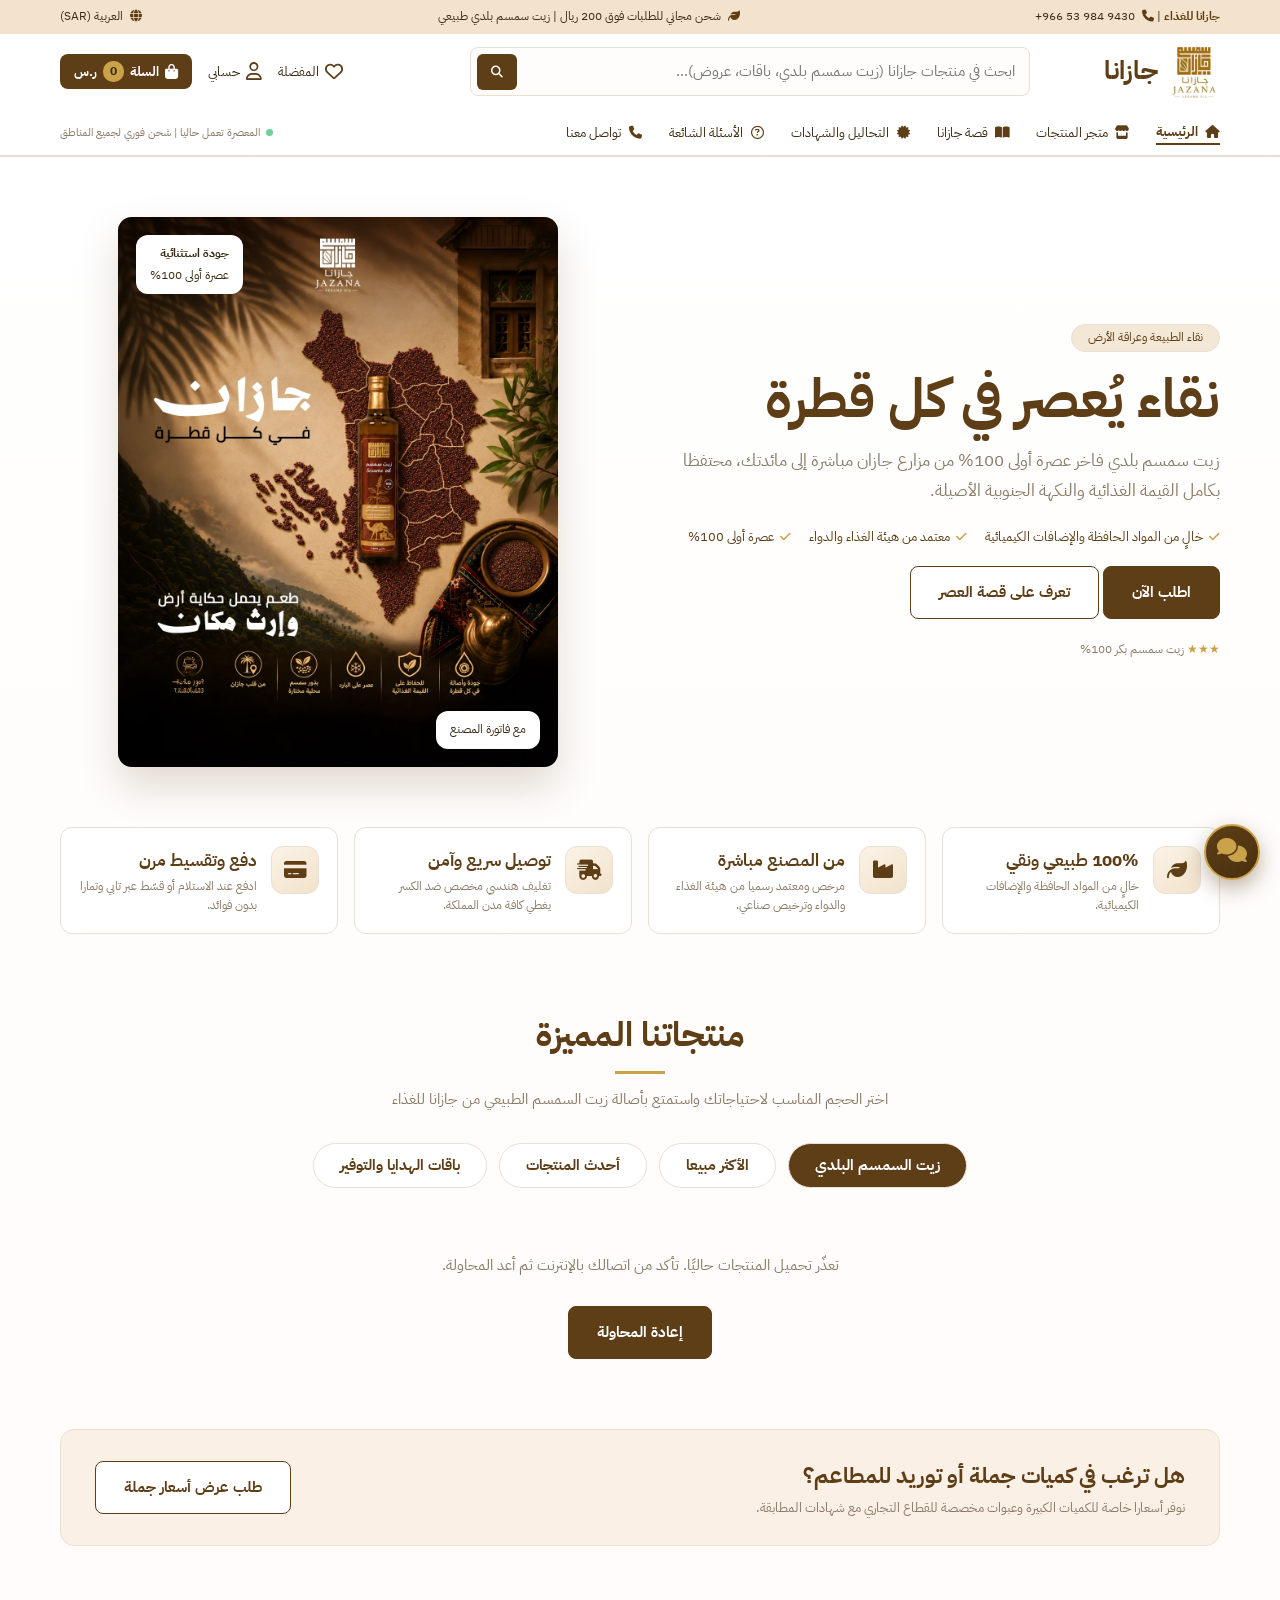
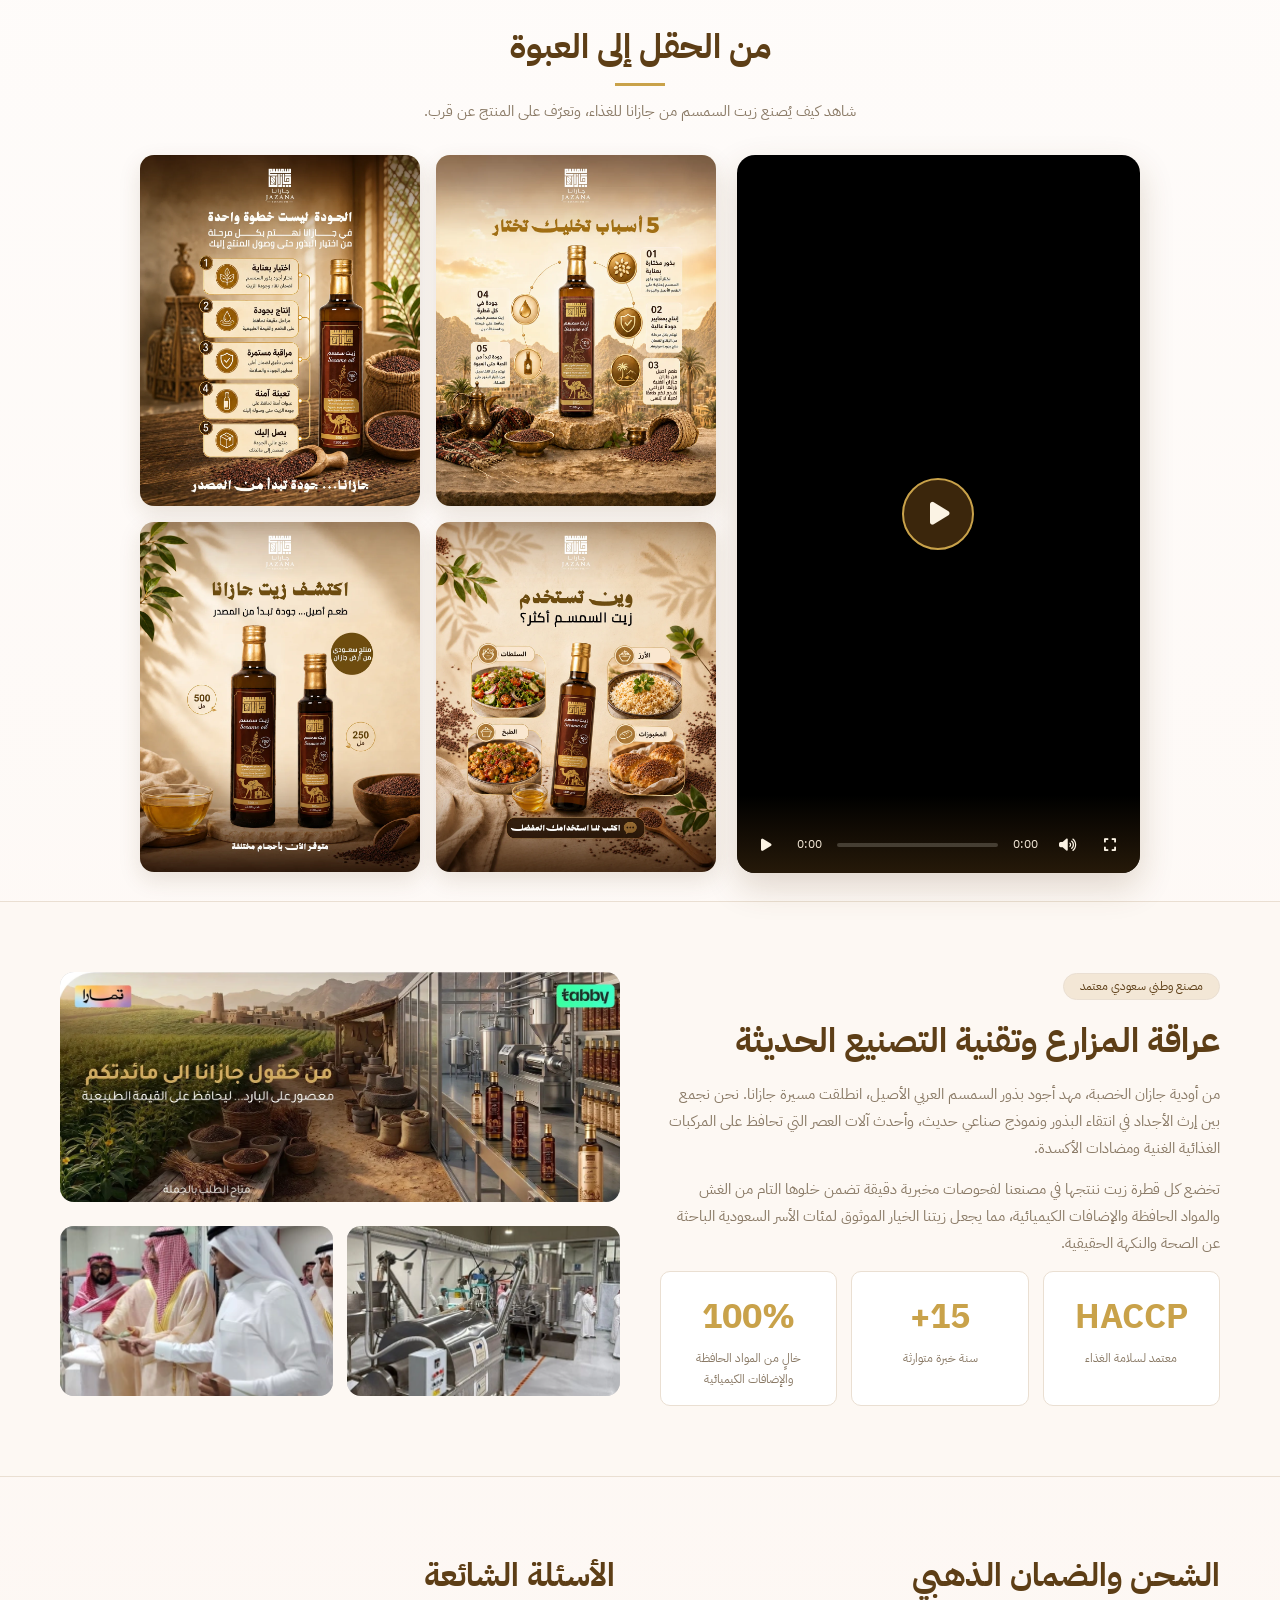
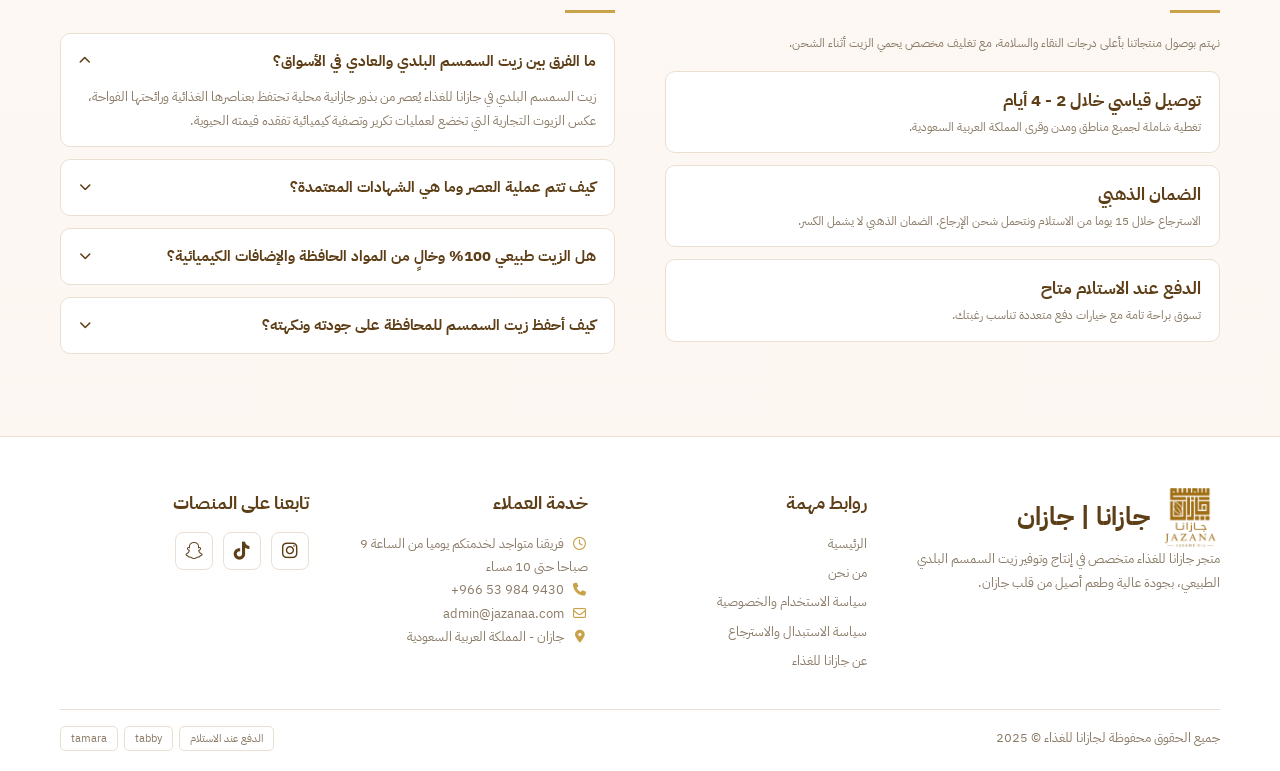
<file: index.html>
<!doctype html>
<html lang="ar" dir="rtl">

<head>
  <meta charset="utf-8" />
  <meta name="viewport" content="width=device-width,initial-scale=1" />
  <meta name="description"
    content="جازانا للغذاء - زيت سمسم بكر عصرة أولى 100% من مزارع جازان. شحن سريع لجميع مناطق المملكة، دفع عند الاستلام وبالتقسيط." />
  <title data-en="Jazana Food - Best Natural Virgin Sesame Oil, First Press">جازانا للغذاء - أفضل زيت سمسم بكر عصرة أولى
  </title>
  <link rel="icon" type="image/png" href="imges/logo.png" />
  <link rel="apple-touch-icon" href="imges/logo.png" />
  <link rel="canonical" href="https://ahmedshawky10001-svg.github.io/Jazana/" />
  <meta name="robots" content="index, follow" />
  <meta name="theme-color" content="#5d3e16" />
  <meta name="author" content="جازانا للغذاء" />
  <meta property="og:title" content="جازانا للغذاء - أفضل زيت سمسم بكر عصرة أولى" />
  <meta property="og:description" content="جازانا للغذاء - زيت سمسم بكر عصرة أولى 100% من مزارع جازان. شحن سريع لجميع مناطق المملكة، دفع عند الاستلام وبالتقسيط." />
  <meta property="og:image" content="https://ahmedshawky10001-svg.github.io/Jazana/imges/jazana_cover_layers.webp" />
  <meta property="og:url" content="https://ahmedshawky10001-svg.github.io/Jazana/" />
  <meta property="og:type" content="website" />
  <meta property="og:site_name" content="جازانا للغذاء" />
  <meta property="og:locale" content="ar_SA" />
  <meta name="twitter:card" content="summary_large_image" />
  <meta name="twitter:title" content="جازانا للغذاء - أفضل زيت سمسم بكر عصرة أولى" />
  <meta name="twitter:description" content="جازانا للغذاء - زيت سمسم بكر عصرة أولى 100% من مزارع جازان. شحن سريع لجميع مناطق المملكة، دفع عند الاستلام وبالتقسيط." />
  <meta name="twitter:image" content="https://ahmedshawky10001-svg.github.io/Jazana/imges/jazana_cover_layers.webp" />
  <link rel="preconnect" href="https://fonts.googleapis.com" />
  <link rel="preconnect" href="https://fonts.gstatic.com" crossorigin />
  <link href="https://fonts.googleapis.com/css2?family=IBM+Plex+Sans+Arabic:wght@400;500;600;700&display=swap"
    rel="stylesheet" />
  <link rel="stylesheet" href="https://cdnjs.cloudflare.com/ajax/libs/font-awesome/6.5.1/css/all.min.css" />
  <link rel="stylesheet" href="style/style.css" />
</head>

<body>
  <!-- الصور في فولدر imges/ : Home page image, logo, The Product, an offer, Fields, The Factory, the boss -->
  <main id="home">
    <section class="hero">
      <div class="c">
        <div>
          <span class="pill" data-en="Taste of nature and land">نقاء الطبيعة وعراقة الأرض</span>
          <h1 data-en="Purity pressed in every drop">
            نقاء يُعصر في كل قطرة
          </h1>
          <p
            data-en="Premium local Jazan sesame oil, 100% first press, from our farms straight to your table, keeping all the nutritional value and authentic taste of Jazan's seeds.">
            زيت سمسم بلدي فاخر عصرة أولى 100% من مزارع جازان مباشرة إلى مائدتك، محتفظا بكامل القيمة الغذائية والنكهة
            الجنوبية الأصيلة.
          </p>
          <div class="ck">
            <span data-en="Free from preservatives and chemical additives">خالٍ من المواد الحافظة والإضافات
              الكيميائية</span><span data-en="Certified by the Food & Drug Authority">معتمد من هيئة الغذاء
              والدواء</span><span data-en="100% first press">عصرة أولى 100%</span>
          </div>
          <a class="btn b1" href="#shop" data-en="Order now">اطلب الآن</a>
          <a class="btn b2" href="pages/about.html" data-en="Discover the pressing story">تعرف على قصة العصر</a>
          <p style="font-size: 12px; margin-top: 20px">
            <span style="color: #c9a24a">★★★</span>
            <span data-en="100% virgin sesame oil">زيت سمسم بكر 100%</span>
          </p>
        </div>
        <div class="ph">
          <img src="imges/Artboard 10.webp" alt="زيت سمسم جازانا بكر عصرة أولى" fetchpriority="high" />
          <div class="fl a">
            <b data-en="Premium quality">جودة استثنائية</b><br /><span data-en="100% first press">عصرة أولى 100%</span>
          </div>
          <div class="fl b" data-en="Factory invoice included">
            مع فاتورة المصنع
          </div>
        </div>
      </div>
    </section>

    <div class="c">
      <div class="fs">
        <div>
          <i class="fa-solid fa-leaf"></i><span>
            <h3 data-en="100% natural and pure">100% طبيعي ونقي</h3>
            <p data-en="Free from preservatives and chemical additives."> خالٍ من المواد الحافظة والإضافات الكيميائية.
            </p>
          </span>
        </div>
        <div>
          <i class="fa-solid fa-industry"></i><span>
            <h3 data-en="Direct from the factory">من المصنع مباشرة</h3>
            <p data-en="Licensed and approved by the food authority.">
              مرخص ومعتمد رسميا من هيئة الغذاء والدواء وترخيص صناعي.
            </p>
          </span>
        </div>
        <div>
          <i class="fa-solid fa-truck-fast"></i><span>
            <h3 data-en="Fast, safe delivery">توصيل سريع وآمن</h3>
            <p data-en="Engineered packaging against breakage, covering all cities.">
              تغليف هندسي مخصص ضد الكسر يغطي كافة مدن المملكة.
            </p>
          </span>
        </div>
        <div>
          <i class="fa-solid fa-credit-card"></i><span>
            <h3 data-en="Flexible payment">دفع وتقسيط مرن</h3>
            <p data-en="Cash on delivery, or split with tabby and tamara.">
              ادفع عند الاستلام أو قسّط عبر تابي وتمارا بدون فوائد.
            </p>
          </span>
        </div>
      </div>

      <section id="shop">
        <div class="st">
          <h2 data-en="Our Featured Products">منتجاتنا المميزة</h2>
          <p data-en="Choose the right size and enjoy the authentic taste of natural sesame oil from Jazana Food.">
            اختر الحجم المناسب لاحتياجاتك واستمتع بأصالة زيت السمسم الطبيعي
            من جازانا للغذاء
          </p>
        </div>
        <div class="tabs" id="tabs"></div>
        <div class="pg" id="pg"></div>
        <div class="wb">
          <div>
            <h3 data-en="Want wholesale quantities or restaurant supply?">
              هل ترغب في كميات جملة أو توريد للمطاعم؟
            </h3>
            <p data-en="Special prices for large quantities and commercial packaging with matching certificates.">
              نوفر أسعارا خاصة للكميات الكبيرة وعبوات مخصصة للقطاع التجاري مع
              شهادات المطابقة.
            </p>
          </div>
          <a class="btn b2" href="https://wa.me/966539849430" target="_blank" rel="noopener"
            data-en="Request wholesale prices">طلب عرض أسعار جملة</a>
        </div>
      </section>

      <section id="media" class="mg-wrap">
        <div class="st">
          <h2 data-en="From the field to the bottle">من الحقل إلى العبوة</h2>
          <p data-en="Watch how Jazana sesame oil is made, and take a closer look at our product.">شاهد كيف يُصنع زيت
            السمسم من جازانا للغذاء، وتعرّف على المنتج عن قرب.</p>
        </div>
        <!-- الفيديو (1080×1920) على جنب، والصور (1080×1350) مربعين في كل صف.
               لإضافة صورة انسخ سطر <div class="mp"> وغيّر اسم الملف، ولحذف صورة احذف سطرها. -->
        <div class="mw">
          <div class="mv"><video src="Videos/Comp-2_1.mp4" controls playsinline preload="metadata"></video></div>
          <div class="mg">
            <div class="mp"><img src="imges/Artboard 2.webp" alt="صورة المنتج" loading="lazy"></div>
            <div class="mp"><img src="imges/Artboard 9.webp" alt="صورة المنتج" loading="lazy"></div>
            <div class="mp"><img src="imges/Artboard 15.webp" alt="صورة المنتج" loading="lazy"></div>
            <div class="mp"><img src="imges/Artboard 16.webp" alt="صورة المنتج" loading="lazy"></div>
          </div>
        </div>
      </section>
    </div>

    <section class="ab" id="story">
      <div class="c">
        <div>
          <span class="pill" data-en="Certified Saudi factory">مصنع وطني سعودي معتمد</span>
          <h2 data-en="Farm heritage and modern manufacturing">
            عراقة المزارع وتقنية التصنيع الحديثة
          </h2>
          <p
            data-en="From the farms of Jazan, home of Arabian sesame, we carry the heritage of seed selection and pressing into a modern industrial model. Our pressing machines preserve the nutrients and aroma, giving you pure oil.">
            من أودية جازان الخصبة، مهد أجود بذور السمسم العربي الأصيل، انطلقت
            مسيرة جازانا. نحن نجمع بين إرث الأجداد في انتقاء البذور ونموذج
            صناعي حديث، وأحدث آلات العصر التي تحافظ على المركبات الغذائية الغنية ومضادات الأكسدة.
          </p>
          <p
            data-en="Every drop of oil we produce is lab-tested to guarantee safety. No water, vegetable oils or artificial flavors are ever added.">
            تخضع كل قطرة زيت ننتجها في مصنعنا لفحوصات مخبرية دقيقة تضمن خلوها التام من الغش والمواد الحافظة والإضافات
            الكيميائية، مما يجعل زيتنا الخيار الموثوق لمئات الأسر
            السعودية الباحثة عن الصحة والنكهة الحقيقية.
          </p>
          <div class="sts" id="certs">
            <div>
              <b>HACCP</b><span data-en="Food safety certified">معتمد لسلامة الغذاء</span>
            </div>
            <div>
              <b>15+</b><span data-en="Years of inherited experience">سنة خبرة متوارثة</span>
            </div>
            <div>
              <b>100%</b><span data-en="Free from preservatives and chemical additives">خالٍ من المواد الحافظة والإضافات
                الكيميائية</span>
            </div>
          </div>
        </div>
        <div class="gl">
          <div class="ph">
            <img src="imges/Fields.webp" alt="من حقول جازان إلى مائدتكم" loading="lazy" />
          </div>
          <div class="ph">
            <img src="imges/The Factory.webp" alt="فحص الجودة المعملي" loading="lazy" />
          </div>
          <div class="ph">
            <img src="imges/the boss.webp" alt="زيارة رسمية للمصنع" loading="lazy" />
          </div>
        </div>
      </div>
    </section>


    <section class="c fq" id="faq">
      <div class="sh">
        <h2 data-en="Golden shipping and guarantee">الشحن والضمان الذهبي</h2>
        <p style="color: #8a7a66; margin-bottom: 16px"
          data-en="We ship products in secure packaging that protects the oil during shipping.">
          نهتم بوصول منتجاتنا بأعلى درجات النقاء والسلامة، مع تغليف مخصص يحمي الزيت أثناء الشحن.
        </p>
        <div>
          <h3 data-en="Standard delivery in 2–4 days">
            توصيل قياسي خلال 2 - 4 أيام
          </h3>
          <p data-en="Covers all regions, cities and villages of the Kingdom.">
            تغطية شاملة لجميع مناطق ومدن وقرى المملكة العربية السعودية.
          </p>
        </div>
        <div>
          <h3 data-en="The Golden Guarantee">الضمان الذهبي</h3>
          <p
            data-en="Return within 15 days of receipt and we cover return shipping. The Golden Guarantee does not cover breakage.">
            الاسترجاع خلال 15 يوما من الاستلام ونتحمل شحن الإرجاع. الضمان الذهبي لا يشمل الكسر. </p>
        </div>
        <div>
          <h3 data-en="Cash on delivery available">
            الدفع عند الاستلام متاح
          </h3>
          <p data-en="Shop comfortably with multiple payment options.">
            تسوق براحة تامة مع خيارات دفع متعددة تناسب رغبتك.
          </p>
        </div>
      </div>
      <div>
        <h2 data-en="Frequently asked questions">الأسئلة الشائعة</h2>
        <details open>
          <summary data-en="What's the difference between local and regular sesame oil?">
            ما الفرق بين زيت السمسم البلدي والعادي في الأسواق؟
          </summary>
          <p
            data-en="Local sesame oil from Jazana Food is pressed from Jazan-grown seeds, so it keeps its nutrients and aroma. Commercial oils often go through refining that strips their value.">
            زيت السمسم البلدي في جازانا للغذاء يُعصر من بذور جازانية محلية تحتفظ بعناصرها الغذائية ورائحتها الفواحة، عكس
            الزيوت التجارية التي تخضع لعمليات
            تكرير وتصفية كيميائية تفقده قيمته الحيوية.
          </p>
        </details>
        <details>
          <summary data-en="How is pressing done and which certificates do you hold?">
            كيف تتم عملية العصر وما هي الشهادات المعتمدة؟
          </summary>
          <p
            data-en="Seeds are washed, roasted lightly and pressed in our licensed factory under SFDA supervision, with HACCP food-safety certification and lab tests on every batch.">
            تُغسل البذور وتُحمّص تحميصا خفيفا ثم تُعصر في مصنعنا
            المرخص تحت إشراف هيئة الغذاء والدواء، مع شهادة HACCP لسلامة الغذاء
            وفحوصات مخبرية لكل دفعة.
          </p>
        </details>
        <details>
          <summary data-en="Is the oil 100% natural and free from preservatives and chemical additives?"> هل الزيت طبيعي
            100% وخالٍ من المواد الحافظة والإضافات الكيميائية؟ </summary>
          <p
            data-en="Yes. No preservatives, chemical additives, water, vegetable oils, enhancers or artificial flavors are added.">
            نعم، لا نضيف أي مواد حافظة أو إضافات كيميائية أو ماء أو زيوت نباتية أو محسنات أو نكهات صناعية على الإطلاق.
          </p>
        </details>
        <details>
          <summary data-en="How do I store sesame oil to keep its quality and flavor?">
            كيف أحفظ زيت السمسم للمحافظة على جودته ونكهته؟
          </summary>
          <p
            data-en="Keep it in its sealed bottle in a cool, dark place away from direct sunlight, and close the cap tightly after each use.">
            احفظه في عبوته المغلقة في مكان بارد ومظلم بعيدا عن أشعة الشمس
            المباشرة، وأغلق الغطاء جيدا بعد كل استخدام.
          </p>
        </details>
      </div>
    </section>
  </main>
  <script src="Script/header.js"></script>
  <script src="Script/footer.js"></script>
  <script src="Script/app.js"></script>
</body>

</html>
</file>
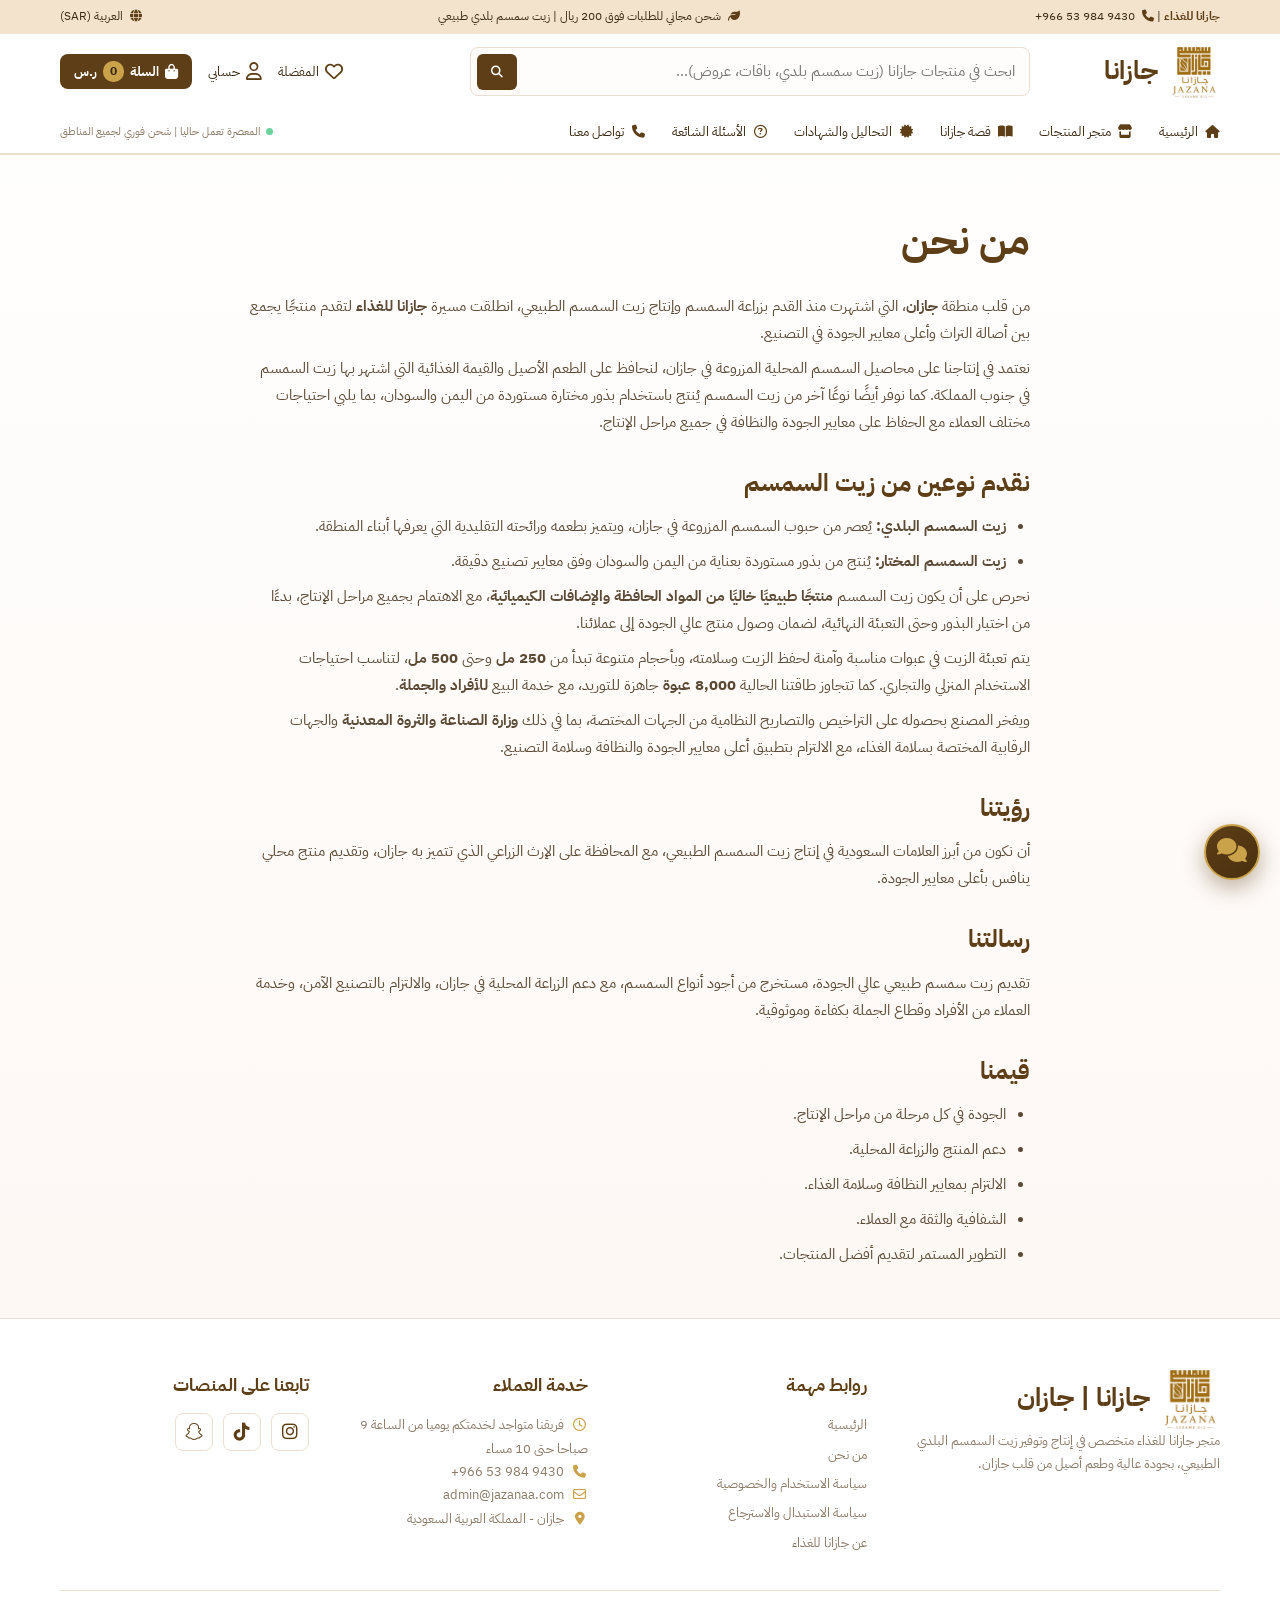
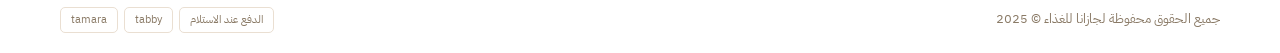
<file: pages/about.html>
<!doctype html>
<html lang="ar" dir="rtl">
  <head>
    <meta charset="utf-8" />
    <meta name="viewport" content="width=device-width,initial-scale=1" />
    <title data-en="About Us - Jazana Food">من نحن - جازانا للغذاء</title>
    <link rel="preconnect" href="https://fonts.googleapis.com" />
    <link rel="preconnect" href="https://fonts.gstatic.com" crossorigin />
    <link
      href="https://fonts.googleapis.com/css2?family=IBM+Plex+Sans+Arabic:wght@400;500;600;700&display=swap"
      rel="stylesheet"
    />
    <link
      rel="stylesheet"
      href="https://cdnjs.cloudflare.com/ajax/libs/font-awesome/6.5.1/css/all.min.css"
    />
    <link rel="stylesheet" href="../style/style.css" />
  </head>
  <body>
    <main class="page">
      <h1 data-en="About Us">من نحن</h1>
      <p
        data-en="From the heart of &lt;b&gt;Jazan&lt;/b&gt;, long famed for growing sesame and producing natural sesame oil, &lt;b&gt;Jazana Food&lt;/b&gt; began its journey to offer a product that combines authentic heritage with the highest manufacturing quality standards."
      >
        من قلب منطقة <b>جازان</b>، التي اشتهرت منذ القدم بزراعة السمسم وإنتاج
        زيت السمسم الطبيعي، انطلقت مسيرة <b>جازانا للغذاء</b> لتقدم منتجًا يجمع
        بين أصالة التراث وأعلى معايير الجودة في التصنيع.
      </p>
      <p
        data-en="We rely on locally grown Jazan sesame crops to preserve the authentic taste and nutritional value for which sesame oil is known in the south of the Kingdom. We also offer another type of sesame oil made from selected seeds imported from Yemen and Sudan, meeting the needs of different customers while maintaining quality and hygiene standards at every stage of production."
      >
        نعتمد في إنتاجنا على محاصيل السمسم المحلية المزروعة في جازان، لنحافظ على
        الطعم الأصيل والقيمة الغذائية التي اشتهر بها زيت السمسم في جنوب المملكة.
        كما نوفر أيضًا نوعًا آخر من زيت السمسم يُنتج باستخدام بذور مختارة
        مستوردة من اليمن والسودان، بما يلبي احتياجات مختلف العملاء مع الحفاظ على
        معايير الجودة والنظافة في جميع مراحل الإنتاج.
      </p>
      <h2 data-en="We offer two types of sesame oil">
        نقدم نوعين من زيت السمسم
      </h2>
      <ul>
        <li
          data-en="&lt;b&gt;Local sesame oil:&lt;/b&gt; Pressed from sesame seeds grown in Jazan, with the traditional taste and aroma familiar to the people of the region."
        >
          <b>زيت السمسم البلدي:</b> يُعصر من حبوب السمسم المزروعة في جازان،
          ويتميز بطعمه ورائحته التقليدية التي يعرفها أبناء المنطقة.
        </li>
        <li
          data-en="&lt;b&gt;Selected sesame oil:&lt;/b&gt; Made from carefully imported seeds from Yemen and Sudan according to strict manufacturing standards."
        >
          <b>زيت السمسم المختار:</b> يُنتج من بذور مستوردة بعناية من اليمن
          والسودان وفق معايير تصنيع دقيقة.
        </li>
      </ul>
      <p
        data-en="We make sure our sesame oil is a &lt;b&gt;natural product free from preservatives and chemical additives&lt;/b&gt;, with careful attention to every stage of production, from seed selection to final packaging, so that a high-quality product reaches our customers."
      >
        نحرص على أن يكون زيت السمسم
        <b>منتجًا طبيعيًا خاليًا من المواد الحافظة والإضافات الكيميائية</b>، مع
        الاهتمام بجميع مراحل الإنتاج، بدءًا من اختيار البذور وحتى التعبئة
        النهائية، لضمان وصول منتج عالي الجودة إلى عملائنا.
      </p>
      <p
        data-en="The oil is packed in suitable, safe bottles that preserve the oil and its safety, in various sizes from &lt;b&gt;250 ml&lt;/b&gt; to &lt;b&gt;500 ml&lt;/b&gt;, to suit household and commercial use. Our current capacity exceeds &lt;b&gt;8,000 bottles&lt;/b&gt; ready for supply, with sales to both &lt;b&gt;individuals and wholesale&lt;/b&gt;."
      >
        يتم تعبئة الزيت في عبوات مناسبة وآمنة لحفظ الزيت وسلامته، وبأحجام متنوعة
        تبدأ من <b>250 مل</b> وحتى <b>500 مل</b>، لتناسب احتياجات الاستخدام
        المنزلي والتجاري. كما تتجاوز طاقتنا الحالية <b>8,000 عبوة</b> جاهزة
        للتوريد، مع خدمة البيع <b>للأفراد والجملة</b>.
      </p>
      <p
        data-en="The factory is proud to hold the official licenses and permits from the competent authorities, including the &lt;b&gt;Ministry of Industry and Mineral Resources&lt;/b&gt; and the food safety regulators, and is committed to the highest standards of quality, hygiene and manufacturing safety."
      >
        ويفخر المصنع بحصوله على التراخيص والتصاريح النظامية من الجهات المختصة،
        بما في ذلك <b>وزارة الصناعة والثروة المعدنية</b> والجهات الرقابية
        المختصة بسلامة الغذاء، مع الالتزام بتطبيق أعلى معايير الجودة والنظافة
        وسلامة التصنيع.
      </p>
      <h2 data-en="Our Vision">رؤيتنا</h2>
      <p
        data-en="To be one of the leading Saudi brands in natural sesame oil production, preserving the agricultural heritage Jazan is known for, and offering a local product that competes on the highest quality standards."
      >
        أن نكون من أبرز العلامات السعودية في إنتاج زيت السمسم الطبيعي، مع
        المحافظة على الإرث الزراعي الذي تتميز به جازان، وتقديم منتج محلي ينافس
        بأعلى معايير الجودة.
      </p>
      <h2 data-en="Our Mission">رسالتنا</h2>
      <p
        data-en="To provide high-quality natural sesame oil extracted from the finest sesame, supporting local farming in Jazan, committed to safe manufacturing, and serving individual and wholesale customers efficiently and reliably."
      >
        تقديم زيت سمسم طبيعي عالي الجودة، مستخرج من أجود أنواع السمسم، مع دعم
        الزراعة المحلية في جازان، والالتزام بالتصنيع الآمن، وخدمة العملاء من
        الأفراد وقطاع الجملة بكفاءة وموثوقية.
      </p>
      <h2 data-en="Our Values">قيمنا</h2>
      <ul>
        <li data-en="Quality at every stage of production.">
          الجودة في كل مرحلة من مراحل الإنتاج.
        </li>
        <li data-en="Supporting local products and farming.">
          دعم المنتج والزراعة المحلية.
        </li>
        <li data-en="Commitment to hygiene and food safety standards.">
          الالتزام بمعايير النظافة وسلامة الغذاء.
        </li>
        <li data-en="Transparency and trust with customers.">
          الشفافية والثقة مع العملاء.
        </li>
        <li data-en="Continuous improvement to deliver the best products.">
          التطوير المستمر لتقديم أفضل المنتجات.
        </li>
      </ul>
    </main>
    <script src="../Script/header.js"></script>
    <script src="../Script/footer.js"></script>
    <script src="../Script/app.js"></script>
  </body>
</html>
</file>
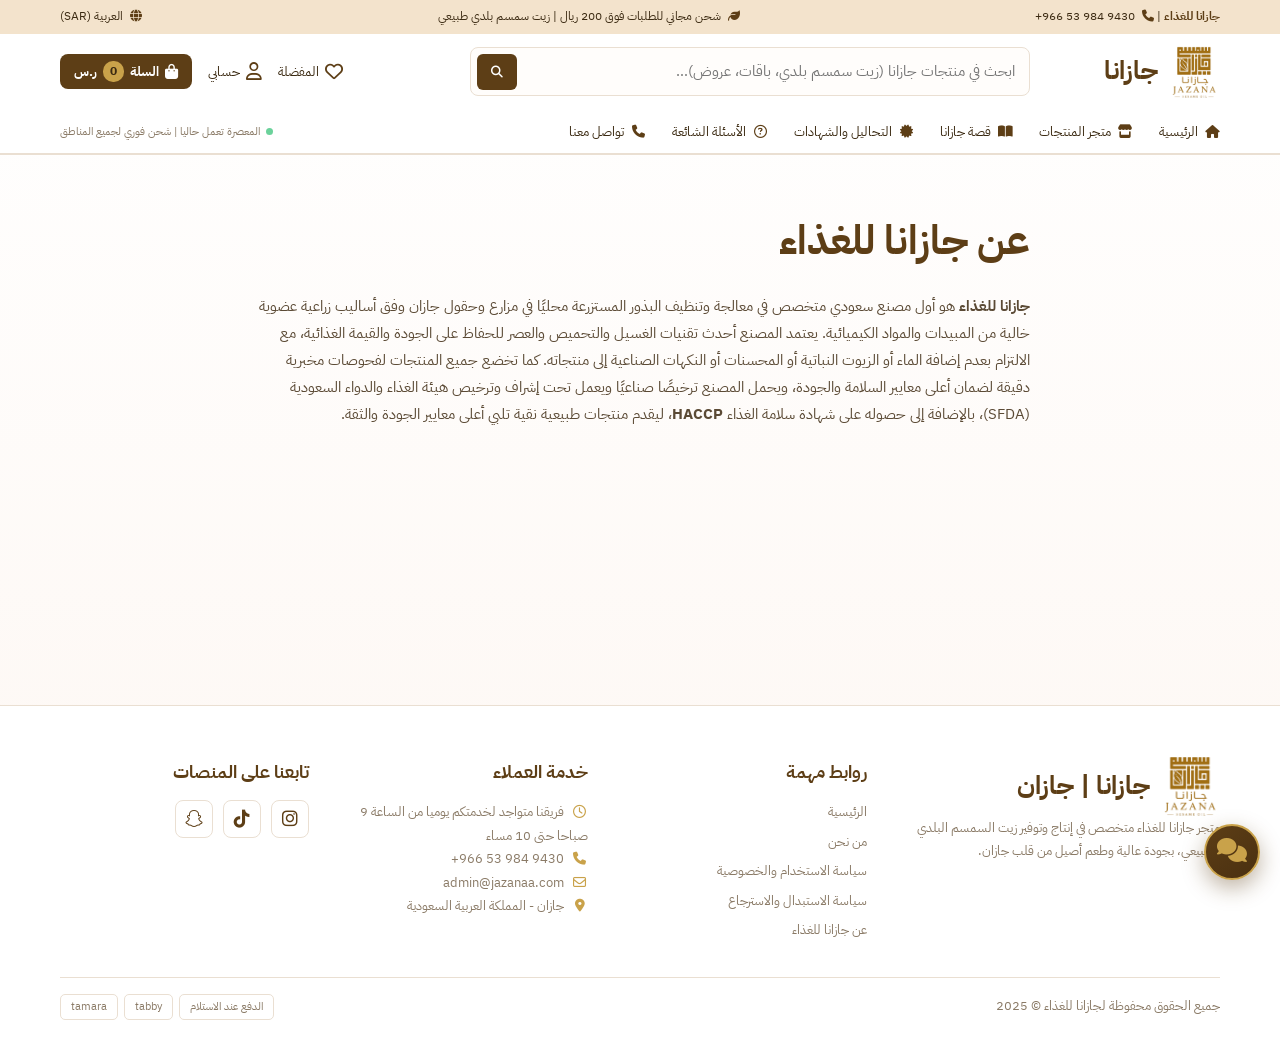
<file: pages/factory.html>
<!doctype html>
<html lang="ar" dir="rtl">
  <head>
    <meta charset="utf-8" />
    <meta name="viewport" content="width=device-width,initial-scale=1" />
    <title data-en="About Jazana Food - Jazana Food">
      عن جازانا للغذاء - جازانا للغذاء
    </title>
    <link rel="preconnect" href="https://fonts.googleapis.com" />
    <link rel="preconnect" href="https://fonts.gstatic.com" crossorigin />
    <link
      href="https://fonts.googleapis.com/css2?family=IBM+Plex+Sans+Arabic:wght@400;500;600;700&display=swap"
      rel="stylesheet"
    />
    <link
      rel="stylesheet"
      href="https://cdnjs.cloudflare.com/ajax/libs/font-awesome/6.5.1/css/all.min.css"
    />
    <link rel="stylesheet" href="../style/style.css" />
  </head>
  <body>
    <main class="page">
      <h1 data-en="About Jazana Food">عن جازانا للغذاء</h1>
      <p
        data-en="&lt;b&gt;Jazana Food&lt;/b&gt; is the first Saudi factory specialized in processing and cleaning seeds grown locally on the farms and fields of Jazan using organic farming methods free from pesticides and chemicals. The factory uses the latest washing, roasting and pressing technologies to preserve quality and nutritional value, and never adds water, vegetable oils, enhancers or artificial flavors to its products. All products undergo rigorous laboratory tests to ensure the highest safety and quality standards. The factory holds an industrial license and operates under the supervision and license of the Saudi Food and Drug Authority (SFDA), in addition to the &lt;b&gt;HACCP&lt;/b&gt; food safety certificate, offering pure natural products that meet the highest standards of quality and trust."
      >
        <b>جازانا للغذاء</b> هو أول مصنع سعودي متخصص في معالجة وتنظيف البذور
        المستزرعة محليًا في مزارع وحقول جازان وفق أساليب زراعية عضوية خالية من
        المبيدات والمواد الكيميائية. يعتمد المصنع أحدث تقنيات الغسيل والتحميص
        والعصر للحفاظ على الجودة والقيمة الغذائية، مع الالتزام بعدم إضافة الماء
        أو الزيوت النباتية أو المحسنات أو النكهات الصناعية إلى منتجاته. كما تخضع
        جميع المنتجات لفحوصات مخبرية دقيقة لضمان أعلى معايير السلامة والجودة،
        ويحمل المصنع ترخيصًا صناعيًا ويعمل تحت إشراف وترخيص هيئة الغذاء والدواء
        السعودية (SFDA)، بالإضافة إلى حصوله على شهادة سلامة الغذاء <b>HACCP</b>،
        ليقدم منتجات طبيعية نقية تلبي أعلى معايير الجودة والثقة.
      </p>
    </main>
    <script src="../Script/header.js"></script>
    <script src="../Script/footer.js"></script>
    <script src="../Script/app.js"></script>
  </body>
</html>
</file>
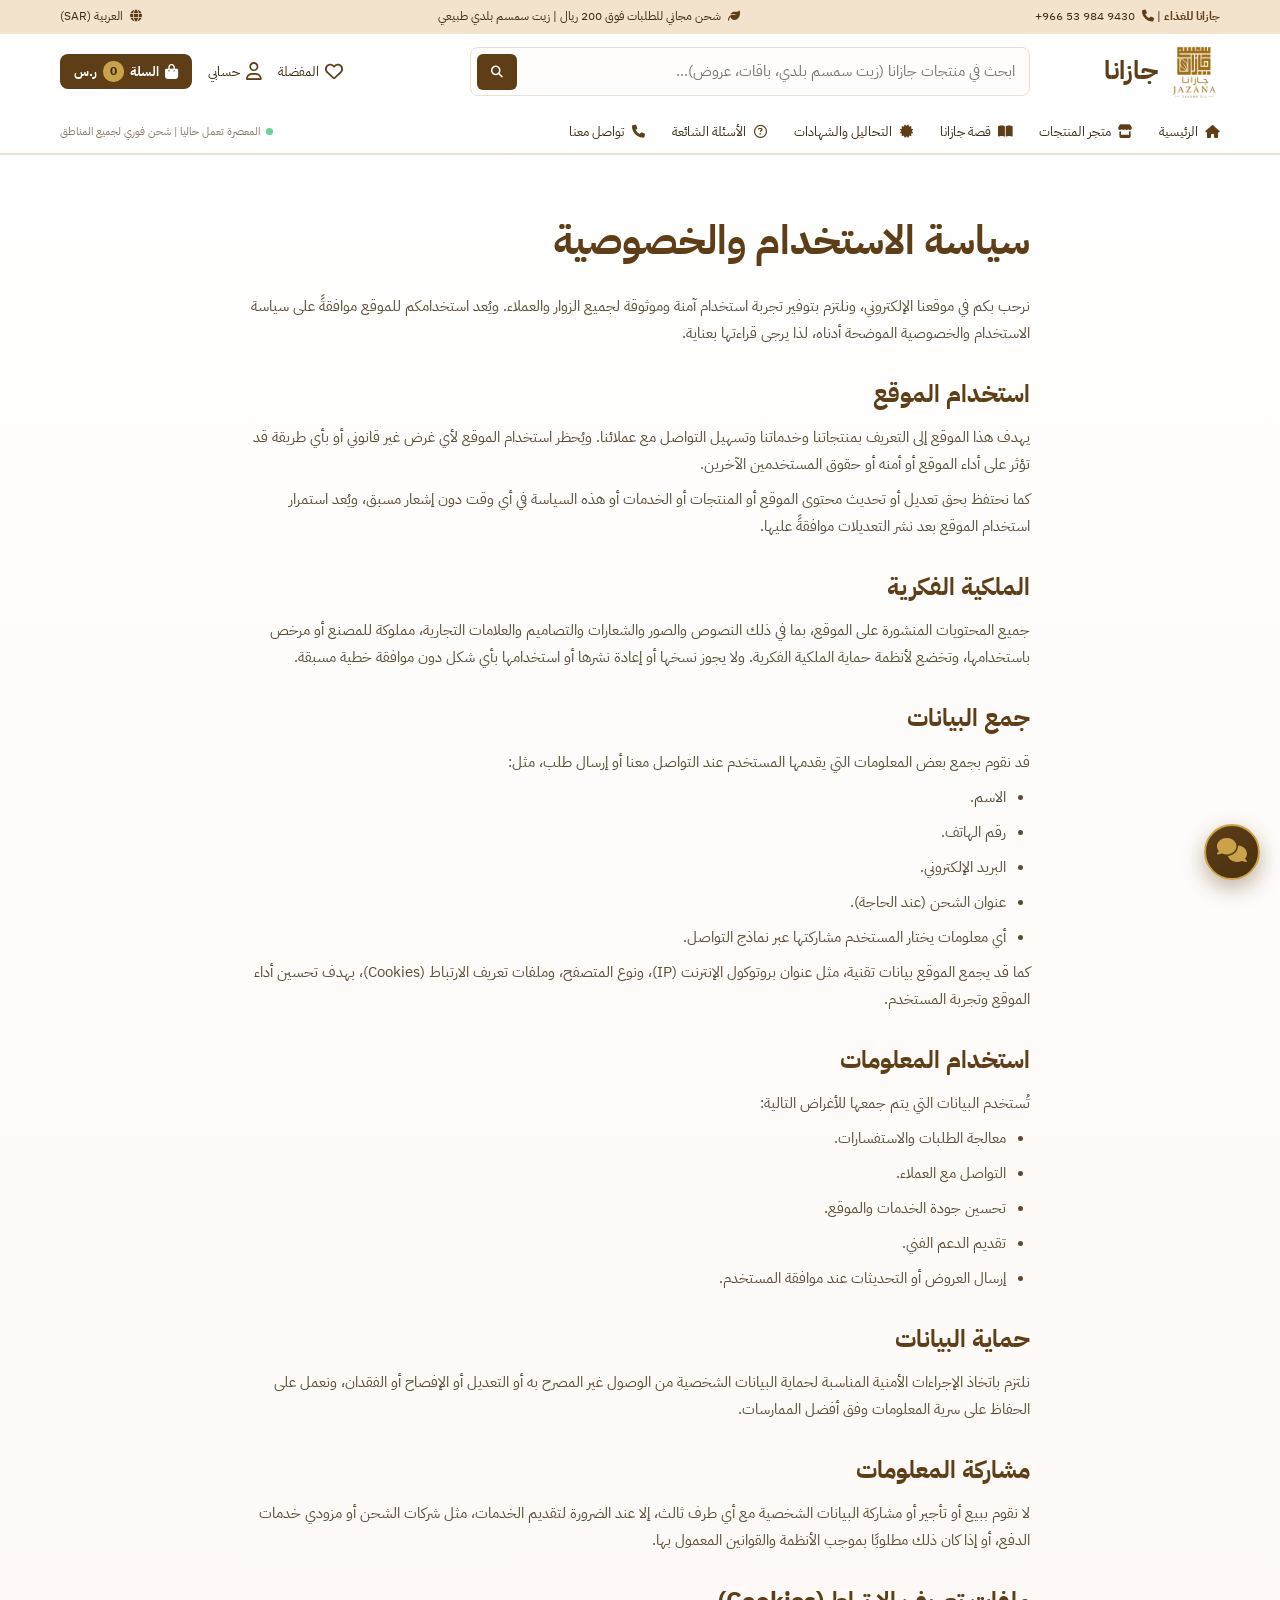
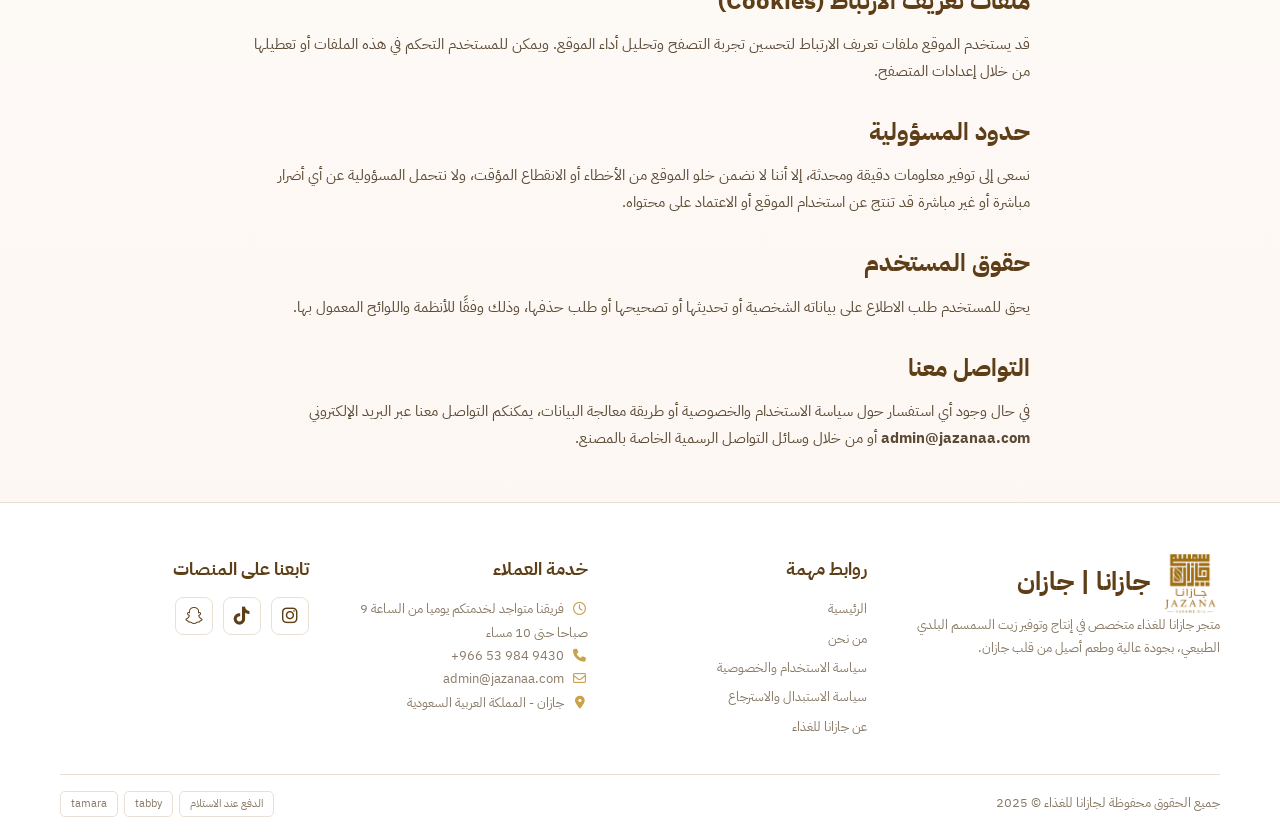
<file: pages/privacy.html>
<!doctype html>
<html lang="ar" dir="rtl">
  <head>
    <meta charset="utf-8" />
    <meta name="viewport" content="width=device-width,initial-scale=1" />
    <title data-en="Usage &amp; Privacy Policy - Jazana Food">
      سياسة الاستخدام والخصوصية - جازانا للغذاء
    </title>
    <link rel="preconnect" href="https://fonts.googleapis.com" />
    <link rel="preconnect" href="https://fonts.gstatic.com" crossorigin />
    <link
      href="https://fonts.googleapis.com/css2?family=IBM+Plex+Sans+Arabic:wght@400;500;600;700&display=swap"
      rel="stylesheet"
    />
    <link
      rel="stylesheet"
      href="https://cdnjs.cloudflare.com/ajax/libs/font-awesome/6.5.1/css/all.min.css"
    />
    <link rel="stylesheet" href="../style/style.css" />
  </head>
  <body>
    <main class="page">
      <h1 data-en="Usage &amp; Privacy Policy">سياسة الاستخدام والخصوصية</h1>
      <p
        data-en="Welcome to our website. We are committed to providing a safe and reliable experience for all visitors and customers. Your use of the website constitutes agreement to the usage and privacy policy below, so please read it carefully."
      >
        نرحب بكم في موقعنا الإلكتروني، ونلتزم بتوفير تجربة استخدام آمنة وموثوقة
        لجميع الزوار والعملاء. ويُعد استخدامكم للموقع موافقةً على سياسة
        الاستخدام والخصوصية الموضحة أدناه، لذا يرجى قراءتها بعناية.
      </p>
      <h2 data-en="Use of the Website">استخدام الموقع</h2>
      <p
        data-en="This website aims to introduce our products and services and make it easy to contact our customers. Using the website for any unlawful purpose, or in any way that may affect its performance, security or the rights of other users, is prohibited."
      >
        يهدف هذا الموقع إلى التعريف بمنتجاتنا وخدماتنا وتسهيل التواصل مع
        عملائنا. ويُحظر استخدام الموقع لأي غرض غير قانوني أو بأي طريقة قد تؤثر
        على أداء الموقع أو أمنه أو حقوق المستخدمين الآخرين.
      </p>
      <p
        data-en="We also reserve the right to modify or update the website content, products, services or this policy at any time without prior notice, and continued use of the website after changes are published constitutes acceptance of them."
      >
        كما نحتفظ بحق تعديل أو تحديث محتوى الموقع أو المنتجات أو الخدمات أو هذه
        السياسة في أي وقت دون إشعار مسبق، ويُعد استمرار استخدام الموقع بعد نشر
        التعديلات موافقةً عليها.
      </p>
      <h2 data-en="Intellectual Property">الملكية الفكرية</h2>
      <p
        data-en="All content published on the website, including text, images, logos, designs and trademarks, is owned by the factory or used under license and is protected by intellectual property laws. It may not be copied, republished or used in any form without prior written consent."
      >
        جميع المحتويات المنشورة على الموقع، بما في ذلك النصوص والصور والشعارات
        والتصاميم والعلامات التجارية، مملوكة للمصنع أو مرخص باستخدامها، وتخضع
        لأنظمة حماية الملكية الفكرية. ولا يجوز نسخها أو إعادة نشرها أو استخدامها
        بأي شكل دون موافقة خطية مسبقة.
      </p>
      <h2 data-en="Data Collection">جمع البيانات</h2>
      <p
        data-en="We may collect some information provided by the user when contacting us or submitting an order, such as:"
      >
        قد نقوم بجمع بعض المعلومات التي يقدمها المستخدم عند التواصل معنا أو
        إرسال طلب، مثل:
      </p>
      <ul>
        <li data-en="Name.">الاسم.</li>
        <li data-en="Phone number.">رقم الهاتف.</li>
        <li data-en="Email address.">البريد الإلكتروني.</li>
        <li data-en="Shipping address (when needed).">
          عنوان الشحن (عند الحاجة).
        </li>
        <li
          data-en="Any information the user chooses to share through contact forms."
        >
          أي معلومات يختار المستخدم مشاركتها عبر نماذج التواصل.
        </li>
      </ul>
      <p
        data-en="The website may also collect technical data, such as the Internet Protocol (IP) address, browser type and cookies, in order to improve website performance and user experience."
      >
        كما قد يجمع الموقع بيانات تقنية، مثل عنوان بروتوكول الإنترنت (IP)، ونوع
        المتصفح، وملفات تعريف الارتباط (Cookies)، بهدف تحسين أداء الموقع وتجربة
        المستخدم.
      </p>
      <h2 data-en="Use of Information">استخدام المعلومات</h2>
      <p data-en="The data collected is used for the following purposes:">
        تُستخدم البيانات التي يتم جمعها للأغراض التالية:
      </p>
      <ul>
        <li data-en="Processing orders and inquiries.">
          معالجة الطلبات والاستفسارات.
        </li>
        <li data-en="Communicating with customers.">التواصل مع العملاء.</li>
        <li data-en="Improving the quality of services and the website.">
          تحسين جودة الخدمات والموقع.
        </li>
        <li data-en="Providing technical support.">تقديم الدعم الفني.</li>
        <li data-en="Sending offers or updates with the user’s consent.">
          إرسال العروض أو التحديثات عند موافقة المستخدم.
        </li>
      </ul>
      <h2 data-en="Data Protection">حماية البيانات</h2>
      <p
        data-en="We are committed to taking appropriate security measures to protect personal data from unauthorized access, alteration, disclosure or loss, and we keep information confidential in line with best practices."
      >
        نلتزم باتخاذ الإجراءات الأمنية المناسبة لحماية البيانات الشخصية من
        الوصول غير المصرح به أو التعديل أو الإفصاح أو الفقدان، ونعمل على الحفاظ
        على سرية المعلومات وفق أفضل الممارسات.
      </p>
      <h2 data-en="Sharing Information">مشاركة المعلومات</h2>
      <p
        data-en="We do not sell, rent or share personal data with any third party, except when necessary to provide services, such as shipping companies or payment service providers, or when required by applicable laws and regulations."
      >
        لا نقوم ببيع أو تأجير أو مشاركة البيانات الشخصية مع أي طرف ثالث، إلا عند
        الضرورة لتقديم الخدمات، مثل شركات الشحن أو مزودي خدمات الدفع، أو إذا كان
        ذلك مطلوبًا بموجب الأنظمة والقوانين المعمول بها.
      </p>
      <h2 data-en="Cookies">ملفات تعريف الارتباط (Cookies)</h2>
      <p
        data-en="The website may use cookies to improve the browsing experience and analyze website performance. Users can control or disable these files through their browser settings."
      >
        قد يستخدم الموقع ملفات تعريف الارتباط لتحسين تجربة التصفح وتحليل أداء
        الموقع. ويمكن للمستخدم التحكم في هذه الملفات أو تعطيلها من خلال إعدادات
        المتصفح.
      </p>
      <h2 data-en="Limitation of Liability">حدود المسؤولية</h2>
      <p
        data-en="We strive to provide accurate and up-to-date information, but we do not guarantee that the website is free from errors or temporary interruptions, and we are not liable for any direct or indirect damages resulting from use of the website or reliance on its content."
      >
        نسعى إلى توفير معلومات دقيقة ومحدثة، إلا أننا لا نضمن خلو الموقع من
        الأخطاء أو الانقطاع المؤقت، ولا نتحمل المسؤولية عن أي أضرار مباشرة أو
        غير مباشرة قد تنتج عن استخدام الموقع أو الاعتماد على محتواه.
      </p>
      <h2 data-en="User Rights">حقوق المستخدم</h2>
      <p
        data-en="Users have the right to request access to, updating, correction or deletion of their personal data, in accordance with applicable laws and regulations."
      >
        يحق للمستخدم طلب الاطلاع على بياناته الشخصية أو تحديثها أو تصحيحها أو
        طلب حذفها، وذلك وفقًا للأنظمة واللوائح المعمول بها.
      </p>
      <h2 data-en="Contact Us">التواصل معنا</h2>
      <p
        data-en="If you have any questions about the usage and privacy policy or how data is processed, you can contact us at &lt;b&gt;admin@jazanaa.com&lt;/b&gt; or through the factory’s official channels."
      >
        في حال وجود أي استفسار حول سياسة الاستخدام والخصوصية أو طريقة معالجة
        البيانات، يمكنكم التواصل معنا عبر البريد الإلكتروني
        <b>admin@jazanaa.com</b> أو من خلال وسائل التواصل الرسمية الخاصة
        بالمصنع.
      </p>
    </main>
    <script src="../Script/header.js"></script>
    <script src="../Script/footer.js"></script>
    <script src="../Script/app.js"></script>
  </body>
</html>
</file>
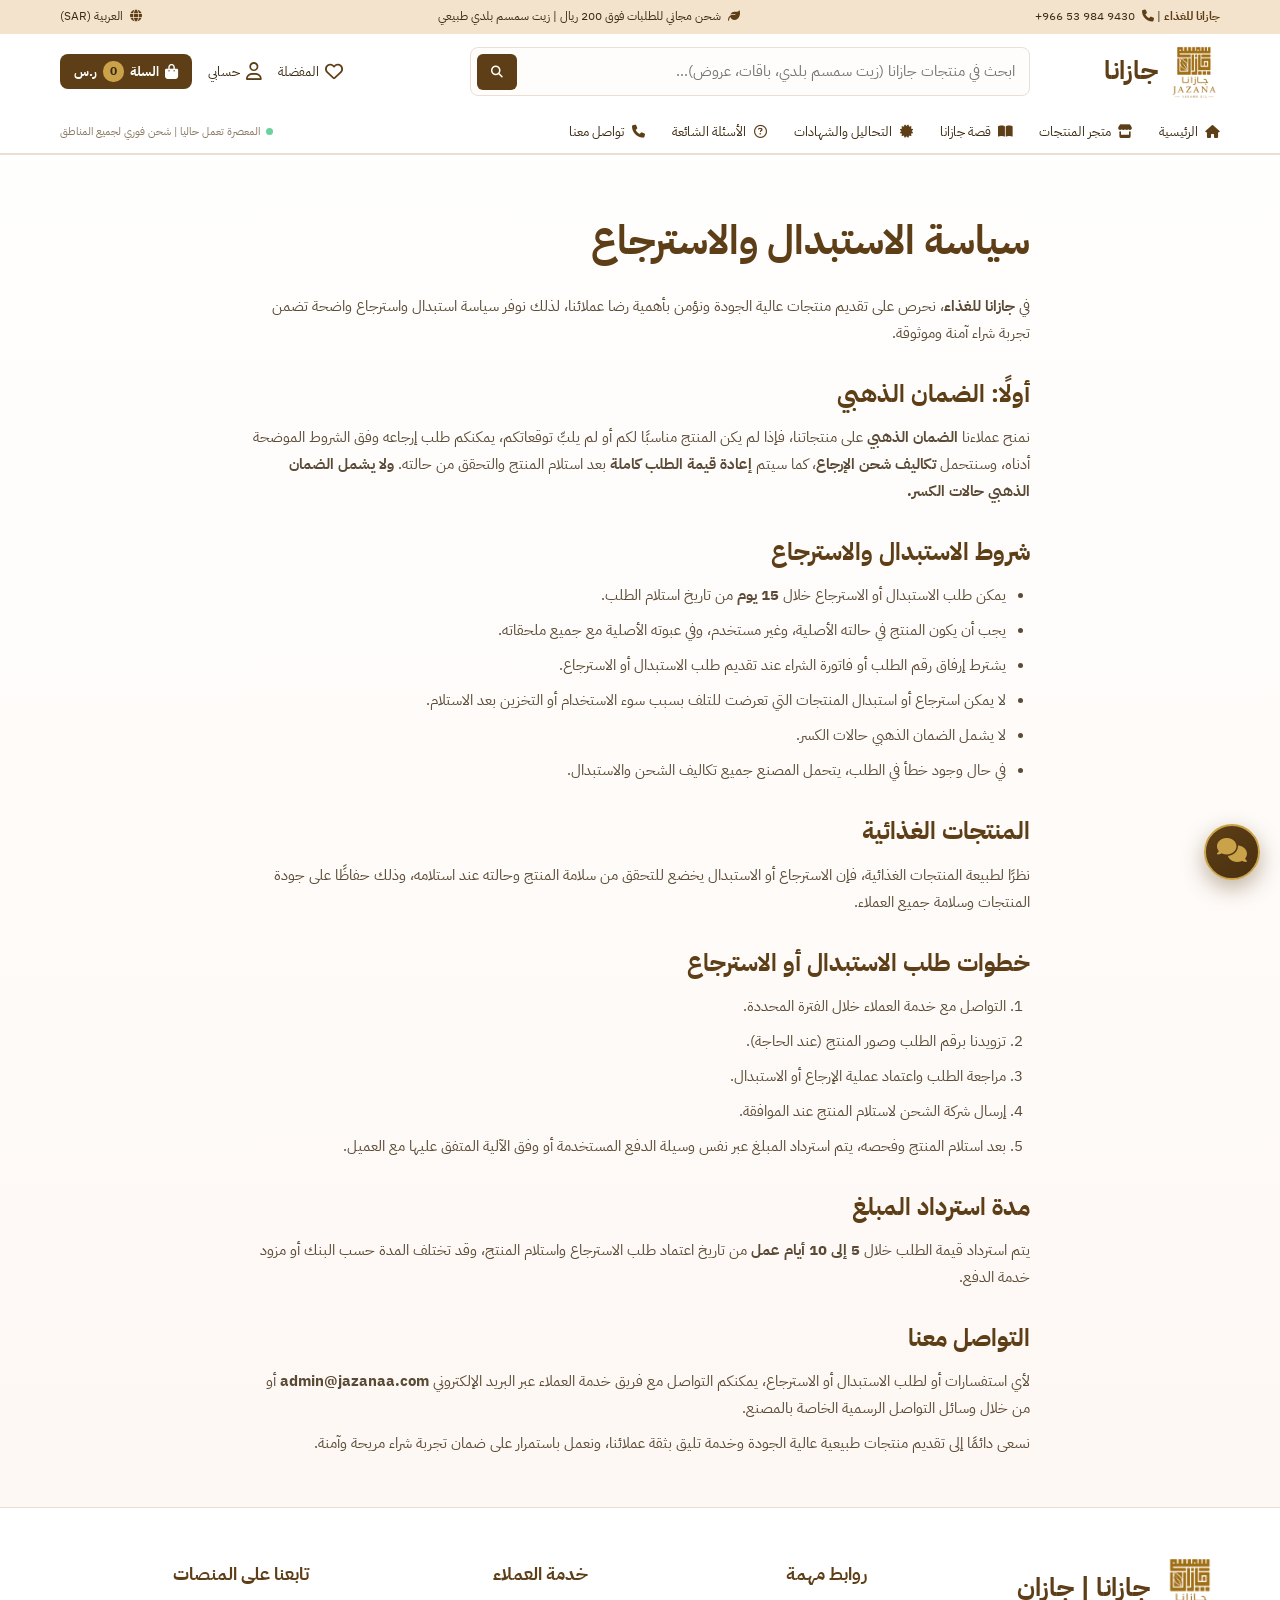
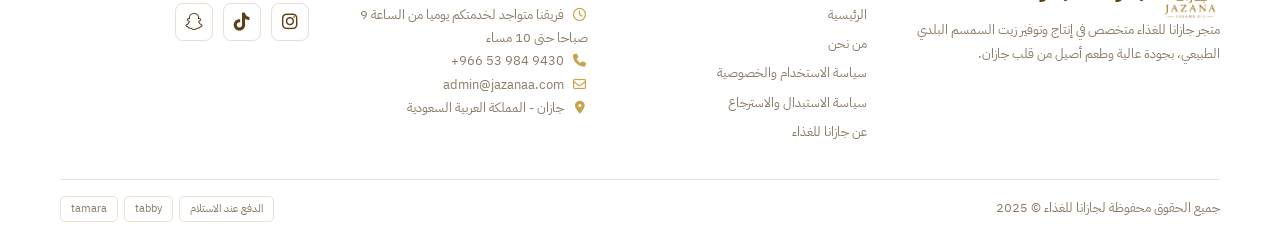
<file: pages/returns.html>
<!doctype html>
<html lang="ar" dir="rtl">

<head>
  <meta charset="utf-8" />
  <meta name="viewport" content="width=device-width,initial-scale=1" />
  <title data-en="Exchange &amp; Return Policy - Jazana Food">سياسة الاستبدال والاسترجاع - جازانا للغذاء</title>
  <link rel="preconnect" href="https://fonts.googleapis.com" />
  <link rel="preconnect" href="https://fonts.gstatic.com" crossorigin />
  <link href="https://fonts.googleapis.com/css2?family=IBM+Plex+Sans+Arabic:wght@400;500;600;700&display=swap"
    rel="stylesheet" />
  <link rel="stylesheet" href="https://cdnjs.cloudflare.com/ajax/libs/font-awesome/6.5.1/css/all.min.css" />
  <link rel="stylesheet" href="../style/style.css" />
</head>

<body>
  <main class="page">
    <h1 data-en="Exchange &amp; Return Policy">سياسة الاستبدال والاسترجاع</h1>
    <p
      data-en="At &lt;b&gt;Jazana Food&lt;/b&gt;, we are keen to offer high-quality products and believe in the importance of customer satisfaction, so we provide a clear exchange and return policy that ensures a safe and reliable shopping experience.">
      في <b>جازانا للغذاء</b>، نحرص على تقديم منتجات عالية الجودة ونؤمن بأهمية رضا عملائنا، لذلك نوفر سياسة استبدال
      واسترجاع واضحة تضمن تجربة شراء آمنة وموثوقة.</p>
    <h2 data-en="First: The Golden Guarantee">أولًا: الضمان الذهبي</h2>
    <p
      data-en="We give our customers the &lt;b&gt;Golden Guarantee&lt;/b&gt; on our products. If the product is not suitable or does not meet your expectations, you may request a return under the conditions below; we will cover the &lt;b&gt;return shipping costs&lt;/b&gt; and &lt;b&gt;refund the full order value&lt;/b&gt; after receiving the product and verifying its condition. &lt;b&gt;The Golden Guarantee does not cover breakage.&lt;/b&gt;">
      نمنح عملاءنا <b>الضمان الذهبي</b> على منتجاتنا، فإذا لم يكن المنتج مناسبًا لكم أو لم يلبِّ توقعاتكم، يمكنكم طلب
      إرجاعه وفق الشروط الموضحة أدناه، وسنتحمل <b>تكاليف شحن الإرجاع</b>، كما سيتم <b>إعادة قيمة الطلب كاملة</b> بعد
      استلام المنتج والتحقق من حالته. <b>ولا يشمل الضمان الذهبي حالات الكسر.</b></p>
    <h2 data-en="Exchange and Return Conditions">شروط الاستبدال والاسترجاع</h2>
    <ul>
      <li data-en="Exchange or return can be requested within &lt;b&gt;15 days&lt;/b&gt; of receiving the order.">يمكن
        طلب الاستبدال أو الاسترجاع خلال <b>15 يوم</b> من تاريخ استلام الطلب.</li>
      <li
        data-en="The product must be in its original condition, unused, and in its original packaging with all accessories.">
        يجب أن يكون المنتج في حالته الأصلية، وغير مستخدم، وفي عبوته الأصلية مع جميع ملحقاته.</li>
      <li
        data-en="The order number or purchase invoice must be attached when submitting an exchange or return request.">
        يشترط إرفاق رقم الطلب أو فاتورة الشراء عند تقديم طلب الاستبدال أو الاسترجاع.</li>
      <li data-en="Products damaged due to misuse or storage after receipt cannot be returned or exchanged.">لا يمكن
        استرجاع أو استبدال المنتجات التي تعرضت للتلف بسبب سوء الاستخدام أو التخزين بعد الاستلام.</li>
      <li data-en="The Golden Guarantee does not cover breakage.">لا يشمل الضمان الذهبي حالات الكسر.</li>
      <li data-en="If there is an error in the order, the factory bears all shipping and exchange costs.">في حال وجود
        خطأ في الطلب، يتحمل المصنع جميع تكاليف الشحن والاستبدال.</li>
    </ul>
    <h2 data-en="Food Products">المنتجات الغذائية</h2>
    <p
      data-en="Due to the nature of food products, returns or exchanges are subject to verification of the product’s safety and condition upon receipt, in order to protect product quality and the safety of all customers.">
      نظرًا لطبيعة المنتجات الغذائية، فإن الاسترجاع أو الاستبدال يخضع للتحقق من سلامة المنتج وحالته عند استلامه، وذلك
      حفاظًا على جودة المنتجات وسلامة جميع العملاء.</p>
    <h2 data-en="Steps to Request an Exchange or Return">خطوات طلب الاستبدال أو الاسترجاع</h2>
    <ol>
      <li data-en="Contact customer service within the specified period.">التواصل مع خدمة العملاء خلال الفترة المحددة.
      </li>
      <li data-en="Provide us with the order number and product photos (when needed).">تزويدنا برقم الطلب وصور المنتج
        (عند الحاجة).</li>
      <li data-en="The request is reviewed and the return or exchange is approved.">مراجعة الطلب واعتماد عملية الإرجاع
        أو الاستبدال.</li>
      <li data-en="A shipping company is sent to collect the product once approved.">إرسال شركة الشحن لاستلام المنتج عند
        الموافقة.</li>
      <li
        data-en="After the product is received and inspected, the amount is refunded via the same payment method used or as agreed with the customer.">
        بعد استلام المنتج وفحصه، يتم استرداد المبلغ عبر نفس وسيلة الدفع المستخدمة أو وفق الآلية المتفق عليها مع العميل.
      </li>
    </ol>
    <h2 data-en="Refund Period">مدة استرداد المبلغ</h2>
    <p
      data-en="The order value is refunded within &lt;b&gt;5 to 10 business days&lt;/b&gt; from the date the return request is approved and the product is received; the period may vary depending on the bank or payment service provider.">
      يتم استرداد قيمة الطلب خلال <b>5 إلى 10 أيام عمل</b> من تاريخ اعتماد طلب الاسترجاع واستلام المنتج، وقد تختلف المدة
      حسب البنك أو مزود خدمة الدفع.</p>
    <h2 data-en="Contact Us">التواصل معنا</h2>
    <p
      data-en="For any inquiries or to request an exchange or return, you can contact the customer service team at &lt;b&gt;admin@jazanaa.com&lt;/b&gt; or through the factory’s official channels.">
      لأي استفسارات أو لطلب الاستبدال أو الاسترجاع، يمكنكم التواصل مع فريق خدمة العملاء عبر البريد الإلكتروني
      <b>admin@jazanaa.com</b> أو من خلال وسائل التواصل الرسمية الخاصة بالمصنع.</p>
    <p
      data-en="We always strive to offer high-quality natural products and a service worthy of our customers’ trust, and we continually work to ensure a comfortable and safe shopping experience.">
      نسعى دائمًا إلى تقديم منتجات طبيعية عالية الجودة وخدمة تليق بثقة عملائنا، ونعمل باستمرار على ضمان تجربة شراء مريحة
      وآمنة.</p>
  </main>
  <script src="../Script/header.js"></script>
  <script src="../Script/footer.js"></script>
  <script src="../Script/app.js"></script>
</body>

</html>
</file>
<file: style/style.css>
:root {
  --br: #5d3e16;
  --gd: #c9a24a;
  --cr: #fdf6f1;
  --bd: #eadfd2;
  --tx: #3b2a12;
  --mt: #8a7a66;
  --gr: #25a55f;
}

* {
  box-sizing: border-box;
  margin: 0;
  padding: 0;
}

html {
  scroll-behavior: smooth;
}

body {
  font:
    15px/1.8 IBM Plex Sans Arabic,
    sans-serif;
  color: var(--tx);
  background: linear-gradient(#fff, var(--cr));
}

h1,
h2,
h3,
.logo {
  font-weight: 700;
  font-family: "IBM Plex Sans Arabic", sans-serif;
  color: var(--br);
}

a {
  color: inherit;
  text-decoration: none;
}

button {
  font: inherit;
  cursor: pointer;
  border: 0;
  background: none;
  color: inherit;
}

.c {
  max-width: 1200px;
  margin: auto;
  padding: 0 20px;
}

.ph {
  position: relative;
  background: #c4c4c4;
  border-radius: 14px;
  display: grid;
  place-items: center;
  color: #555;
  overflow: hidden;
  min-height: 120px;
}

.ph img {
  position: absolute;
  inset: 0;
  width: 100%;
  height: 100%;
  object-fit: cover;
}

.top {
  background: #f3e3cc;
  font-size: 12px;
  padding: 6px 0;
}

.top .c {
  display: flex;
  justify-content: space-between;
  align-items: center;
  gap: 10px;
}

.top b {
  color: var(--br);
}

.hd {
  background: #fff;
  border-bottom: 1px solid var(--bd);
}

.hd .c {
  display: flex;
  align-items: center;
  gap: 20px;
  padding: 12px 20px;
}

.logo {
  font-size: 26px;
  display: flex;
  align-items: center;
  gap: 10px;
}

.logo .ph {
  width: 44px;
  height: 44px;
  min-height: 0;
  border-radius: 6px;
  font-size: 11px;
}

.sr {
  flex: 1;
  max-width: 560px;
  margin: auto;
  display: flex;
  border: 1px solid var(--bd);
  border-radius: 8px;
  padding: 4px 10px;
  background: #fffdfb;
}

.sr input {
  flex: 1;
  border: 0;
  background: none;
  outline: 0;
  font: inherit;
}

.sr button {
  background: var(--br);
  color: #fff;
  border-radius: 5px;
  padding: 0 12px;
  font-size: 12px;
}

.ac {
  display: flex;
  gap: 16px;
  align-items: center;
  font-size: 13px;
  margin-inline-start: auto;
}

.cart {
  background: var(--br);
  color: #fff;
  border-radius: 8px;
  padding: 6px 14px;
  font-weight: 700;
}

.nav {
  background: #fff;
  border-bottom: 1px solid var(--bd);
  font-size: 13px;
}

.nav .c {
  display: flex;
  gap: 26px;
  padding: 10px 20px;
  align-items: center;
  overflow-x: auto;
  white-space: nowrap;
}

.nav a.cur {
  color: var(--br);
  font-weight: 700;
  border-bottom: 2px solid var(--br);
}

.nav small {
  margin-inline-start: auto;
  color: var(--mt);
}

.nav small:before {
  content: "";
  display: inline-block;
  width: 7px;
  height: 7px;
  border-radius: 50%;
  background: #6bd29b;
  margin-inline-end: 6px;
}

.btn {
  display: inline-flex;
  gap: 8px;
  align-items: center;
  justify-content: center;
  border-radius: 8px;
  padding: 12px 28px;
  font-weight: 700;
  border: 1px solid var(--br);
}

.b1 {
  background: var(--br);
  color: #fff;
}

.b2 {
  background: #fff;
  color: var(--br);
}

.hero {
  padding: 60px 0 30px;
}

.hero .c {
  display: grid;
  grid-template-columns: 1fr 1fr;
  gap: 50px;
  align-items: center;
}

.hero .ph {
  height: 380px;
  box-shadow: 0 20px 40px #5d3e1630;
}

.pill {
  display: inline-block;
  border: 1px solid var(--bd);
  background: #f3e7d6;
  color: var(--br);
  border-radius: 20px;
  padding: 2px 16px;
  font-size: 12px;
}

.hero h1 {
  font-size: 54px;
  line-height: 1.3;
  margin: 12px 0;
}

.hero p {
  color: var(--mt);
  font-size: 17px;
}

.ck {
  display: flex;
  gap: 18px;
  flex-wrap: wrap;
  margin: 18px 0;
  font-size: 13px;
  color: var(--br);
}

.ck span:before {
  content: "\f00c";
  font: 900 12px "Font Awesome 6 Free";
  color: var(--gd);
  margin-inline-end: 6px;
}

.fl {
  position: absolute;
  background: #fff;
  border-radius: 12px;
  padding: 8px 14px;
  font-size: 12px;
  color: var(--tx);
  box-shadow: 0 6px 18px #0002;
}

.fl.a {
  top: 18px;
  inset-inline-end: 18px;
}

.fl.b {
  bottom: 18px;
  inset-inline-start: 18px;
}

.fs {
  display: grid;
  grid-template-columns: repeat(4, 1fr);
  gap: 16px;
  margin: 30px 0 70px;
}

.fs div {
  background: #fff;
  border: 1px solid var(--bd);
  border-radius: 12px;
  padding: 18px;
  display: flex;
  gap: 14px;
}

.fs i {
  font-style: normal;
  width: 40px;
  height: 40px;
  flex: none;
  border-radius: 8px;
  background: #f6efe6;
  display: grid;
  place-items: center;
  color: var(--br);
}

.fs h3 {
  font-size: 17px;
}

.fs p {
  font-size: 12px;
  color: var(--mt);
  line-height: 1.6;
}

.st {
  text-align: center;
  margin-bottom: 30px;
}

.st h2 {
  font-size: 34px;
}

.st h2:after {
  content: "";
  display: block;
  width: 50px;
  height: 3px;
  background: var(--gd);
  margin: 6px auto 12px;
}

.st p {
  color: var(--mt);
}

.tabs {
  display: flex;
  gap: 12px;
  justify-content: center;
  flex-wrap: wrap;
  margin-bottom: 34px;
}

.tabs button {
  border: 1px solid var(--bd);
  background: #fff;
  border-radius: 30px;
  padding: 8px 26px;
  color: var(--br);
  font-weight: 700;
}

.tabs button.on {
  background: var(--br);
  color: #fff;
}

.pg {
  display: grid;
  grid-template-columns: repeat(4, 1fr);
  gap: 16px;
}

.pd {
  background: #fff;
  border: 1px solid var(--bd);
  border-radius: 12px;
  padding: 12px;
  position: relative;
  grid-column: 1/2;
}

.pd .ph {
  height: 250px;
}

.bdg {
  position: absolute;
  top: 20px;
  inset-inline-end: 20px;
  z-index: 2;
  background: #f3e3cc;
  border-radius: 20px;
  padding: 0 12px;
  font-size: 11px;
  color: var(--br);
}

.pd .m {
  display: flex;
  justify-content: space-between;
  font-size: 12px;
  color: var(--mt);
  margin: 12px 0 4px;
}

.pd h3 {
  font-size: 18px;
}

.pd p {
  font-size: 12px;
  color: var(--mt);
  margin: 6px 0 12px;
}

.pd .r {
  display: flex;
  justify-content: space-between;
  align-items: center;
}

.pr {
  font-weight: 800;
  font-size: 18px;
  color: var(--br);
}

.pr s {
  font-size: 12px;
  color: var(--mt);
  font-weight: 400;
  margin-inline-end: 6px;
}

.pd .btn {
  padding: 6px 18px;
}

.wb {
  margin: 40px 0 70px;
  background: #fbf0e6;
  border: 1px solid var(--bd);
  border-radius: 14px;
  padding: 26px 34px;
  display: flex;
  align-items: center;
  gap: 20px;
  justify-content: space-between;
  flex-wrap: wrap;
}

.wb h3 {
  font-size: 22px;
}

.wb p {
  color: var(--mt);
  font-size: 13px;
}

.ab {
  padding: 70px 0;
  border-block: 1px solid var(--bd);
  background: #fdf8f3;
}

.ab .c {
  display: grid;
  grid-template-columns: 1fr 1fr;
  gap: 40px;
}

.ab h2 {
  font-size: 34px;
  margin: 10px 0;
}

.ab p {
  color: var(--mt);
  margin-bottom: 14px;
}

.sts {
  display: grid;
  grid-template-columns: repeat(3, 1fr);
  gap: 14px;
}

.sts div {
  background: #fff;
  border: 1px solid var(--bd);
  border-radius: 10px;
  padding: 14px;
  text-align: center;
  font-size: 12px;
  color: var(--mt);
}

.sts b {
  display: block;
  font-family: "IBM Plex Sans Arabic";
  font-size: 34px;
  color: var(--gd);
}

.gl {
  display: grid;
  grid-template-columns: 1fr 1fr;
  gap: 14px;
}

.gl .ph:first-child {
  grid-column: 1/3;
  height: 230px;
}

.gl .ph {
  height: 170px;
}

.rv {
  display: grid;
  grid-template-columns: repeat(3, 1fr);
  gap: 18px;
  margin-bottom: 70px;
}

.rv div {
  background: #fff;
  border: 1px solid var(--bd);
  border-radius: 12px;
  padding: 20px;
  font-size: 13px;
}

.rv b {
  display: block;
}

.rv em {
  font-style: normal;
  color: var(--gd);
  letter-spacing: 3px;
  display: block;
  margin: 8px 0;
}

.rv small {
  color: var(--mt);
  display: block;
  border-top: 1px solid var(--bd);
  margin-top: 12px;
  padding-top: 8px;
}

.fq {
  display: grid;
  grid-template-columns: 1fr 1fr;
  gap: 50px;
  padding: 70px 0;
}

.fq h2 {
  font-size: 32px;
  margin-bottom: 20px;
}

.fq h2:after {
  content: "";
  display: block;
  width: 50px;
  height: 3px;
  background: var(--gd);
  margin-top: 6px;
}

details {
  background: #fff;
  border: 1px solid var(--bd);
  border-radius: 10px;
  padding: 14px 18px;
  margin-bottom: 12px;
}

summary {
  cursor: pointer;
  font-weight: 700;
  color: var(--br);
  list-style: none;
  display: flex;
  justify-content: space-between;
}

summary:after {
  content: "\f078";
  font: 900 12px "Font Awesome 6 Free";
  transition: 0.2s;
}

details[open] summary:after {
  transform: rotate(180deg);
}

details p {
  margin-top: 10px;
  font-size: 13px;
  color: var(--mt);
}

.sh div {
  background: #fff;
  border: 1px solid var(--bd);
  border-radius: 10px;
  padding: 14px 18px;
  margin-bottom: 12px;
}

.sh h3 {
  font-size: 17px;
}

.sh p {
  font-size: 12px;
  color: var(--mt);
}

.ft {
  background: #fff;
  border-top: 1px solid var(--bd);
  padding: 50px 0 20px;
  font-size: 13px;
}

.ft .c > div:first-child {
  display: grid;
  grid-template-columns: 1.3fr 1fr 1fr 1fr;
  gap: 30px;
}

.ft h3 {
  font-size: 18px;
  margin-bottom: 12px;
}

.ft li {
  list-style: none;
  margin-bottom: 6px;
  color: var(--mt);
}

.ft p {
  color: var(--mt);
}

.so {
  display: flex;
  gap: 10px;
}

.so a {
  width: 38px;
  height: 38px;
  border: 1px solid var(--bd);
  border-radius: 8px;
  display: grid;
  place-items: center;
  color: var(--br);
}

.so svg {
  width: 20px;
  height: 20px;
  fill: none;
  stroke: currentColor;
  stroke-width: 1.8;
}

.cp {
  display: flex;
  justify-content: space-between;
  flex-wrap: wrap;
  gap: 10px;
  border-top: 1px solid var(--bd);
  margin-top: 30px;
  padding-top: 16px;
  color: var(--mt);
}

.pm span {
  border: 1px solid var(--bd);
  border-radius: 5px;
  padding: 2px 10px;
  margin-inline-end: 6px;
  font-size: 11px;
}

.page {
  max-width: 820px;
  margin: 50px auto;
  padding: 0 20px;
  min-height: 50vh;
}

.page h1 {
  font-size: 40px;
  margin-bottom: 16px;
}

.page h2 {
  font-size: 24px;
  margin: 26px 0 8px;
}

.page p,
.page li {
  color: #5b4a35;
  margin-bottom: 8px;
}

.page ul,
.page ol {
  padding-inline-start: 24px;
}

#cb {
  position: fixed;
  bottom: 20px;
  inset-inline-start: 20px;
  z-index: 9;
  width: 56px;
  height: 56px;
  border-radius: 50%;
  background: var(--gr);
  color: #fff;
  font-size: 24px;
  box-shadow: 0 6px 18px #0004;
}

#cw {
  position: fixed;
  bottom: 88px;
  inset-inline-start: 20px;
  z-index: 9;
  width: 340px;
  max-width: calc(100vw - 40px);
  background: #fff;
  border: 1px solid var(--bd);
  border-radius: 14px;
  box-shadow: 0 12px 40px #0003;
  display: none;
  flex-direction: column;
  overflow: hidden;
}

#cw.on {
  display: flex;
}

#cw header {
  background: var(--br);
  color: #fff;
  padding: 12px 16px;
  font-weight: 700;
}

#cm {
  height: 260px;
  overflow: auto;
  padding: 12px;
  display: flex;
  flex-direction: column;
  gap: 8px;
  font-size: 13px;
}

#cm div {
  padding: 8px 12px;
  border-radius: 10px;
  max-width: 85%;
  background: #f6efe6;
}

#cm .u {
  background: var(--br);
  color: #fff;
  align-self: flex-end;
}

#cq {
  display: flex;
  flex-wrap: wrap;
  gap: 6px;
  padding: 0 12px 10px;
}

#cq button {
  border: 1px solid var(--bd);
  border-radius: 20px;
  padding: 3px 12px;
  font-size: 12px;
  color: var(--br);
}

#cw .wa {
  background: var(--gr);
  color: #fff;
  text-align: center;
  padding: 10px;
  font-weight: 700;
}

:focus-visible {
  outline: 2px solid var(--gd);
  outline-offset: 2px;
}

.mb,
.x,
.bn {
  display: none;
}

.hd .c i,
.top i {
  color: var(--br);
}

.hd .cart i,
.hd .sr i {
  color: #fff;
}

.ac .it {
  display: flex;
  gap: 6px;
  align-items: center;
}

.ac i {
  font-size: 17px;
}

.cart {
  display: flex;
  gap: 6px;
  align-items: center;
}

.sg,
.rv em i,
.pd .m i {
  color: var(--gd);
  font-size: 11px;
  margin-inline-end: 2px;
}

.rv em {
  letter-spacing: 0;
}

.nav a i {
  margin-inline-end: 6px;
}

.hd .nav i {
  color: var(--br);
}

.fl {
  z-index: 2;
}

.pd .hrt {
  position: absolute;
  top: 20px;
  inset-inline-start: 20px;
  z-index: 2;
  background: #fff;
  border-radius: 50%;
  width: 32px;
  height: 32px;
  display: grid;
  place-items: center;
  color: var(--br);
}

.btn i {
  font-size: 14px;
}

.wb .btn i {
  font-size: 16px;
}

.ft p i {
  color: var(--gd);
  margin-inline-end: 8px;
  width: 14px;
}

.so a:hover {
  background: var(--br);
  color: #fff;
}

.so i {
  font-size: 18px;
}

#cw .wa {
  display: flex;
  gap: 8px;
  justify-content: center;
  align-items: center;
}

#cb i {
  font-size: 24px;
}

@media (max-width: 900px) {
  .hero .c,
  .ab .c,
  .fq {
    grid-template-columns: 1fr;
  }

  .fs,
  .pg,
  .rv {
    grid-template-columns: 1fr 1fr;
  }

  .pd {
    grid-column: auto;
  }

  .ft .c > div:first-child {
    grid-template-columns: 1fr 1fr;
  }

  .hero h1 {
    font-size: 40px;
  }
}

@media (max-width: 700px) {
  body {
    padding-bottom: 64px;
  }

  .top .c > span:first-child {
    display: none;
  }

  .top span {
    font-size: 11px;
  }

  .mb {
    display: block;
    font-size: 20px;
    color: var(--br);
  }

  .hd .c {
    flex-wrap: wrap;
    gap: 12px;
    padding: 10px 16px;
  }

  .logo {
    font-size: 22px;
  }

  .ac {
    gap: 14px;
  }

  .ac .t,
  .cart .t {
    display: none;
  }

  .cart {
    padding: 6px 10px;
  }

  .sr {
    order: 5;
    flex: 1 0 100%;
    max-width: none;
  }

  .nav {
    display: none;
    position: fixed;
    top: 0;
    bottom: 0;
    inset-inline-start: 0;
    width: 80%;
    max-width: 320px;
    z-index: 30;
    box-shadow: 0 0 0 100vmax #0006;
    overflow: auto;
  }

  .nav.on {
    display: block;
  }

  .nav .c {
    flex-direction: column;
    align-items: stretch;
    gap: 0;
    padding: 16px;
  }

  .nav a {
    padding: 12px 0;
    border-bottom: 1px solid var(--bd);
  }

  .nav small {
    margin: 14px 0 0;
  }

  .x {
    display: block;
    font-size: 22px;
    margin-bottom: 10px;
    color: var(--br);
    text-align: start;
  }

  .hero {
    padding: 0 0 20px;
  }

  .hero .c {
    padding: 0;
    gap: 0;
  }

  .hero .ph {
    order: -1;
    height: 280px;
    border-radius: 0;
  }

  .hero .ph:after {
    content: "";
    position: absolute;
    inset: 0;
    background: linear-gradient(transparent 30%, #000b);
  }

  .hero .c > div:first-child {
    padding: 0 20px;
    margin-top: -120px;
    position: relative;
    z-index: 3;
  }

  .hero h1 {
    color: #fff;
    font-size: 32px;
    margin: 8px 0 16px;
  }

  .hero p {
    font-size: 15px;
  }

  .hero .btn {
    width: 100%;
    margin-bottom: 10px;
  }

  .fs,
  .pg,
  .rv {
    gap: 10px;
  }

  .fs {
    grid-template-columns: 1fr 1fr;
    margin: 20px 0 50px;
  }

  .fs div {
    flex-direction: column;
    padding: 12px;
  }

  .pg,
  .rv {
    grid-template-columns: 1fr;
  }

  .tabs {
    gap: 8px;
  }

  .tabs button {
    padding: 6px 16px;
    font-size: 13px;
  }

  .st h2,
  .ab h2,
  .fq h2 {
    font-size: 26px;
  }

  .ab,
  .fq {
    padding: 40px 0;
  }

  .sts b {
    font-size: 26px;
  }

  .wb {
    padding: 20px;
  }

  .ft .c > div:first-child {
    grid-template-columns: 1fr;
  }

  .cp {
    flex-direction: column;
    text-align: center;
  }

  .page h1 {
    font-size: 30px;
  }

  .bn {
    display: flex;
    position: fixed;
    bottom: 0;
    inset-inline: 0;
    z-index: 25;
    background: #fff;
    border-top: 1px solid var(--bd);
    justify-content: space-around;
    padding: 8px 0 6px;
  }

  .bn a {
    display: flex;
    flex-direction: column;
    align-items: center;
    font-size: 11px;
    color: var(--mt);
    gap: 2px;
  }

  .bn a i {
    font-size: 18px;
  }

  .bn a.cur {
    color: var(--br);
    font-weight: 700;
  }

  #cb {
    bottom: 76px;
  }

  #cw {
    bottom: 144px;
  }
}

/* ===== v2: fonts, icons, chatbot theme, motion ===== */
:root {
  --ease: cubic-bezier(0.22, 0.8, 0.3, 1);
  --br2: #4a3010;
  --sh: 0 10px 28px #5d3e1622;
}

body {
  font-family: "IBM Plex Sans Arabic", sans-serif;
  -webkit-font-smoothing: antialiased;
}

h1,
h2,
h3,
.logo {
  font-family: "IBM Plex Sans Arabic", sans-serif;
  letter-spacing: 0;
}

.hero h1 {
  font-weight: 700;
}

/* icons */
.fs i {
  width: 48px;
  height: 48px;
  border-radius: 12px;
  font-size: 20px;
  background: linear-gradient(145deg, #fbf3e7, #f1e2cb);
  border: 1px solid var(--bd);
  color: var(--br);
  transition: 0.3s var(--ease);
}

.fs > div:hover i {
  background: var(--br);
  color: var(--gd);
  transform: rotate(-6deg) scale(1.06);
}

.top i {
  font-size: 12px;
  margin-inline-end: 4px;
  color: var(--br);
}

.ac .it,
.ac .cart {
  transition: 0.25s var(--ease);
  cursor: pointer;
}

.ac .it:hover {
  color: var(--gd);
  transform: translateY(-2px);
}

.ac i {
  font-size: 18px;
}

.hd .cart i {
  font-size: 15px;
}

.hd .nav i,
.nav a i {
  width: 16px;
  text-align: center;
  font-size: 13px;
  transition: 0.25s var(--ease);
}

.nav a {
  transition: color 0.2s;
}

.nav a:hover {
  color: var(--gd);
}

.nav a:hover i {
  transform: translateY(-2px);
}

.pd .hrt {
  transition: 0.25s var(--ease);
  box-shadow: 0 2px 8px #0002;
}

.pd .hrt:hover {
  background: var(--br);
  color: #fff;
  transform: scale(1.1);
}

.pd .m i {
  font-size: 11px;
}

.so a {
  transition: 0.25s var(--ease);
}

.so a:hover {
  transform: translateY(-3px);
  color: var(--gd);
}

.ft p i {
  width: 16px;
  text-align: center;
}

.bn a {
  transition: 0.2s;
}

.bn a i {
  font-size: 19px;
}

.ck span:before {
  color: var(--gd);
}

/* chatbot in site colors */
#cb {
  background: linear-gradient(145deg, var(--br), var(--br2));
  color: var(--gd);
  border: 2px solid var(--gd);
  box-shadow: 0 8px 22px #5d3e1666;
  transition: 0.3s var(--ease);
}

#cb:hover {
  transform: scale(1.08) rotate(-4deg);
  box-shadow: 0 12px 28px #5d3e1688;
}

#cb i {
  color: var(--gd);
}

#cw {
  display: flex;
  opacity: 0;
  visibility: hidden;
  transform: translateY(16px) scale(0.96);
  transform-origin: bottom;
  pointer-events: none;
  transition:
    opacity 0.28s var(--ease),
    transform 0.28s var(--ease),
    visibility 0.28s;
  border-color: var(--bd);
  box-shadow: 0 18px 48px #5d3e1633;
}

#cw.on {
  opacity: 1;
  visibility: visible;
  transform: none;
  pointer-events: auto;
}

#cw header {
  background: linear-gradient(135deg, var(--br), var(--br2));
  border-bottom: 3px solid var(--gd);
  font-family: "IBM Plex Sans Arabic", sans-serif;
  font-size: 16px;
}

#cm {
  background: var(--cr);
  scroll-behavior: smooth;
}

#cm div {
  background: #fff;
  border: 1px solid var(--bd);
  color: var(--tx);
  animation: pop 0.3s var(--ease);
}

#cm .u {
  background: var(--br);
  color: #fff;
  border-color: var(--br);
}

#cq {
  background: var(--cr);
}

#cq button {
  background: #fff;
  transition: 0.2s var(--ease);
}

#cq button:hover {
  background: var(--br);
  color: #fff;
  border-color: var(--br);
  transform: translateY(-1px);
}

#cw .wa {
  background: var(--gd);
  color: var(--tx);
  transition: background 0.25s;
}

#cw .wa:hover {
  background: #b8913a;
}

#cw .wa i {
  color: var(--tx);
  font-size: 18px;
}

/* motion */
@keyframes pop {
  from {
    opacity: 0;
    transform: translateY(8px) scale(0.97);
  }

  to {
    opacity: 1;
    transform: none;
  }
}

@keyframes fade {
  from {
    opacity: 0;
    transform: translateY(-4px);
  }

  to {
    opacity: 1;
    transform: none;
  }
}

@keyframes bump {
  40% {
    transform: scale(1.12);
  }
}

.btn {
  transition:
    transform 0.25s var(--ease),
    box-shadow 0.25s var(--ease),
    background 0.25s,
    color 0.25s;
}

.btn:hover {
  transform: translateY(-2px);
  box-shadow: var(--sh);
}

.btn:active {
  transform: translateY(0) scale(0.98);
}

.b1:hover {
  background: var(--br2);
}

.b2:hover {
  background: var(--br);
  color: #fff;
}

.tabs button {
  transition: 0.25s var(--ease);
}

.tabs button:hover {
  border-color: var(--br);
  transform: translateY(-1px);
}

.pd {
  animation: pop 0.4s var(--ease);
  transition:
    transform 0.3s var(--ease),
    box-shadow 0.3s var(--ease);
}

.pd:hover {
  transform: translateY(-4px);
  box-shadow: var(--sh);
}

.fs > div,
.rv > div,
.sh > div,
details {
  transition:
    transform 0.3s var(--ease),
    box-shadow 0.3s var(--ease),
    border-color 0.3s;
}

.fs > div:hover,
.rv > div:hover,
.sh > div:hover {
  transform: translateY(-3px);
  box-shadow: var(--sh);
  border-color: var(--gd);
}

details[open] > p {
  animation: fade 0.3s var(--ease);
}

details:hover {
  border-color: var(--gd);
}

.cart.bump {
  animation: bump 0.35s var(--ease);
}

.hero .ph {
  transition: transform 0.5s var(--ease);
}

.hero .ph:hover {
  transform: translateY(-4px);
}

.rvl {
  opacity: 0;
  transform: translateY(22px);
  transition:
    opacity 0.7s var(--ease),
    transform 0.7s var(--ease);
}

.rvl.in {
  opacity: 1;
  transform: none;
}

@media (max-width: 700px) {
  .nav {
    display: block;
    visibility: hidden;
    transition:
      transform 0.32s var(--ease),
      visibility 0.32s;
  }

  [dir="rtl"] .nav {
    transform: translateX(100%);
  }

  [dir="ltr"] .nav {
    transform: translateX(-100%);
  }

  .nav.on {
    visibility: visible;
    transform: none;
  }

  .hero .ph:hover {
    transform: none;
  }
}

@media (prefers-reduced-motion: reduce) {
  *,
  *:before,
  *:after {
    animation: none !important;
    transition: none !important;
    scroll-behavior: auto !important;
  }

  .rvl {
    opacity: 1;
    transform: none;
  }
}

/* images */
.logo .ph {
  width: 52px;
  height: 52px;
  background: none;
  border-radius: 0;
  overflow: visible;
}

.logo .ph img {
  object-fit: contain;
}

.ft .logo .ph {
  width: 60px;
  height: 60px;
}

.ph img {
  transition: transform 0.6s var(--ease);
}

.hero .ph:hover img,
.gl .ph:hover img,
.pd:hover .ph img {
  transform: scale(1.04);
}

/* ===== v3: responsive & bug fixes ===== */
html,
body {
  overflow-x: clip;
}

.top .c {
  flex-wrap: wrap;
  row-gap: 2px;
}

/* المنتج الواحد كان بيترمي في أول عمود من 4 - توسيطه */
.pg {
  grid-template-columns: repeat(auto-fit, minmax(280px, 360px));
  justify-content: center;
}

.pd {
  grid-column: auto;
}

/* شارة عدد السلة */
.cart b#ct {
  background: var(--gd);
  color: var(--tx);
  border-radius: 10px;
  padding: 0 7px;
  font-size: 12px;
}

/* الشات على الشاشات القصيرة */
#cw {
  max-height: calc(100dvh - 170px);
}

#cm {
  min-height: 0;
  flex: 1 1 auto;
}

@media (max-width: 900px) {
  .pg {
    grid-template-columns: minmax(0, 380px);
    justify-content: center;
  }

  .rv {
    grid-template-columns: 1fr 1fr;
  }
}

@media (max-width: 700px) {
  /* تباين النصوص فوق صورة الهيرو */
  .hero .c > div:first-child > p {
    color: #f4e9d6;
  }

  .hero .c > div:first-child > p:last-child {
    color: #f0e5cf;
  }

  .ck span {
    color: #f8efdd;
  }

  .hero .pill {
    background: #ffffff1f;
    color: #fff;
    border-color: #ffffff59;
  }

  /* إخفاء البطاقات العائمة فوق صورة الهيرو في الموبايل */
  .fl {
    display: none;
  }

  .pg {
    grid-template-columns: 1fr;
  }

  .pd {
    max-width: none;
  }

  .top .c {
    justify-content: center;
  }
}

/* ===== v4: full responsive pass (mobile / tablet / desktop) ===== */
/* ---- كل الشاشات ---- */
.logo {
  white-space: nowrap;
}

#lg {
  white-space: nowrap;
  flex: none;
}

.page {
  overflow-wrap: anywhere;
}

summary {
  gap: 12px;
  align-items: flex-start;
}

summary:after {
  flex: none;
  margin-top: 6px;
}

.pd .r {
  flex-wrap: wrap;
  gap: 8px;
}

.cp .pm {
  display: flex;
  flex-wrap: wrap;
  gap: 6px;
}

.pm span {
  margin-inline-end: 0;
}

.nav .c {
  scrollbar-width: none;
}

.nav .c::-webkit-scrollbar {
  display: none;
}

.tabs button {
  min-height: 40px;
}

#cw {
  max-height: calc(100vh - 170px);
}

#cw {
  max-height: calc(100dvh - 170px);
}

/* ---- شاشات كبيرة جدا ---- */
@media (min-width: 1600px) {
  .c {
    max-width: 1320px;
  }
}

/* ---- لابتوب صغير: 901 → 1100 ---- */
@media (min-width: 901px) {
  .hero h1 {
    font-size: clamp(38px, 4.8vw, 54px);
  }
}

@media (min-width: 701px) and (max-width: 1100px) {
  .fs {
    grid-template-columns: 1fr 1fr;
  }

  .nav small {
    display: none;
  }

  .nav .c {
    justify-content: space-between;
    gap: 14px;
  }
}

/* ---- تابلت: 701 → 1000 ---- */
@media (min-width: 701px) and (max-width: 1000px) {
  .ac .it .t {
    display: none;
  }

  .ac {
    gap: 12px;
  }

  .hd .c {
    gap: 14px;
  }
}

@media (min-width: 701px) and (max-width: 900px) {
  .hero .c {
    gap: 30px;
  }

  .hero .ph {
    height: 340px;
  }

  .rv > div:last-child {
    grid-column: 1/-1;
  }
}

/* ---- موبايل: حتى 700 ---- */
@media (max-width: 700px) {
  /* الشريط العلوي */
  .top .c {
    justify-content: space-between;
    flex-wrap: nowrap;
    gap: 8px;
  }

  .top .c > span:nth-child(2) {
    flex: 1;
    min-width: 0;
    line-height: 1.5;
  }

  /* الهيدر */
  .mb {
    padding: 8px;
    margin-inline-start: -8px;
  }

  .x {
    padding: 8px;
    margin-inline-start: -8px;
  }

  .sr input {
    font-size: 16px;
    min-width: 0;
  }

  .sr {
    padding: 6px 10px;
  }

  /* الهيرو: لوحة داكنة تحت الصورة عشان النص يتقري مهما كان طوله */
  .hero .ph {
    height: 300px;
    background: #3b2a12;
  }

  .hero .c > div:first-child {
    margin-top: -96px;
    padding: 0 20px 28px;
    background: linear-gradient(transparent, #2a1c0a 96px);
    border-radius: 0 0 22px 22px;
  }

  .hero h1 {
    font-size: clamp(26px, 8vw, 34px);
    margin: 8px 0 12px;
  }

  .hero .btn.b1 {
    background: var(--gd);
    border-color: var(--gd);
    color: var(--tx);
  }

  .hero .btn.b1:hover {
    background: #b8913a;
  }

  .hero .btn.b2 {
    background: transparent;
    border-color: #ffffff80;
    color: #fff;
  }

  .hero .btn.b2:hover {
    background: #ffffff22;
    color: #fff;
  }

  .hero .btn:last-of-type {
    margin-bottom: 0;
  }

  /* كروت وأقسام */
  .wb .btn {
    width: 100%;
  }

  .sts {
    gap: 8px;
  }

  .sts div {
    padding: 12px 6px;
  }

  .sts b {
    overflow-wrap: anywhere;
  }

  .tabs button {
    padding: 6px 14px;
  }

  #cq button {
    padding: 6px 14px;
  }

  .cp .pm {
    justify-content: center;
  }

  .page {
    margin: 30px auto;
  }

  .page h1 {
    font-size: clamp(24px, 7.5vw, 30px);
  }

  .page h2 {
    font-size: 20px;
  }

  /* شريط التنقل السفلي والشات */
  .bn {
    padding-bottom: calc(6px + env(safe-area-inset-bottom, 0px));
  }

  .bn a {
    min-width: 60px;
    padding: 2px 0;
  }

  body {
    padding-bottom: calc(64px + env(safe-area-inset-bottom, 0px));
  }

  #cb {
    bottom: calc(76px + env(safe-area-inset-bottom, 0px));
  }

  #cw {
    bottom: calc(144px + env(safe-area-inset-bottom, 0px));
    max-width: calc(100vw - 32px);
  }

  #cw {
    max-height: calc(100vh - 220px);
  }

  #cw {
    max-height: calc(100dvh - 220px);
  }
}

/* ---- موبايل صغير: حتى 480 ---- */
@media (max-width: 480px) {
  .c {
    padding: 0 16px;
  }

  .hero .c > div:first-child {
    padding: 0 16px 24px;
  }

  .st h2,
  .ab h2,
  .fq h2 {
    font-size: 24px;
  }

  .sts b {
    font-size: 22px;
  }

  .fs div {
    padding: 12px 10px;
  }

  .fs h3 {
    font-size: 15px;
  }

  .wb h3 {
    font-size: 19px;
  }

  .pd .ph {
    height: 220px;
  }

  .ft {
    padding-top: 36px;
  }
}

@media (max-width: 359px) {
  .fs {
    grid-template-columns: 1fr;
  }

  .fs div {
    flex-direction: row;
  }

  .top .c > span:nth-child(2) {
    font-size: 10px;
  }

  .logo {
    font-size: 20px;
  }

  .logo .ph {
    width: 44px;
    height: 44px;
  }

  .btn {
    padding: 12px 16px;
  }
}

@media (max-height: 500px) and (max-width: 950px) {
  .hero .ph {
    height: 220px;
  }

  #cm {
    height: 150px;
  }

  #cw {
    max-height: calc(100vh - 100px);
  }

  #cw {
    max-height: calc(100dvh - 100px);
  }
}

.sr {
  min-width: 0;
  align-items: center;
  gap: 8px;
  padding: 4px 6px 4px 10px;
}

[dir="rtl"] .sr {
  padding: 4px 10px 4px 6px;
}

.sr input {
  width: 0;
  min-width: 0;
  padding: 6px 4px;
  text-overflow: ellipsis;
}

.sr button {
  flex: none;
  display: grid;
  place-items: center;
  min-width: 40px;
  height: 36px;
  padding: 0 12px;
  border-radius: 6px;
}

@media (max-width: 700px) {
  .sr {
    width: 100%;
    max-width: 100%;
    padding: 3px 4px 3px 12px;
  }

  [dir="rtl"] .sr {
    padding: 3px 12px 3px 4px;
  }

  .sr input {
    font-size: 16px;
    padding: 8px 4px;
  }

  .sr button {
    min-width: 44px;
    height: 40px;
  }
}

@media (max-width: 380px) {
  .hd .c {
    gap: 8px;
  }

  .hd .logo > span:not(.ph) {
    display: none;
  }

  .ac {
    flex: none;
    gap: 10px;
  }

  .cart {
    padding: 6px 8px;
  }
}

/* ===== قسم الفيديو والصور: فيديو 9:16 على جنب + صور 4:5 مربعين في كل صف ===== */
.mg-wrap {
  margin-top: 28px;
  margin-bottom: 28px;
}

.mw {
  display: grid;
  grid-template-columns: minmax(0, 7fr) minmax(0, 10fr);
  gap: 20px;
  align-items: stretch;
  max-width: 1000px;
  margin: 0 auto;
}

.mv {
  position: relative;
  border-radius: 18px;
  overflow: hidden;
  background: #000;
  aspect-ratio: 9/16;
  box-shadow: 0 14px 34px #5d3e1630;
}

.mv video {
  position: absolute;
  inset: 0;
  width: 100%;
  height: 100%;
  object-fit: cover;
  display: block;
}

.mg {
  display: grid;
  grid-template-columns: repeat(2, minmax(0, 1fr));
  gap: 16px;
  align-content: start;
}

.mg .mp {
  aspect-ratio: 4/5;
  border-radius: 14px;
  overflow: hidden;
  background: #f7efe0;
  box-shadow: 0 8px 22px #5d3e1622;
}

.mg .mp img {
  display: block;
  width: 100%;
  height: 100%;
  object-fit: cover;
}

@media (max-width: 700px) {
  .mg-wrap {
    margin-top: 40px;
  }

  .mw {
    grid-template-columns: 1fr;
    gap: 14px;
  }

  .mv {
    width: 100%;
    max-width: 340px;
    margin: 0 auto;
    border-radius: 14px;
  }

  .mg {
    gap: 10px;
  }
}

/* ===== صورة الهيرو بنسبة 1080×1350 (4:5) ===== */
.hero .ph {
  height: auto;
  aspect-ratio: 4/5;
  width: 100%;
  max-width: 440px;
  justify-self: center;
  max-height: none;
}

@media (max-width: 700px) {
  .hero .ph {
    max-width: none;
    max-height: 460px;
    aspect-ratio: auto;
    height: 460px;
  }
}

@media (max-height: 500px) and (max-width: 950px) {
  .hero .ph {
    height: 260px;
    aspect-ratio: auto;
    max-height: none;
    max-width: none;
  }
}

/* ===== إصلاح: قسم الشحن والأسئلة كان ملزوق في حافة الشاشة (padding الجانبي اتلغى) ===== */
.fq {
  padding-left: 20px;
  padding-right: 20px;
}

/* ===== عرض الصورة كاملة (Lightbox) ===== */
.mg .mp img {
  cursor: zoom-in;
}

#lb {
  position: fixed;
  inset: 0;
  z-index: 9999;
  background: #000d;
  display: none;
  align-items: center;
  justify-content: center;
  padding: 20px;
}

#lb.on {
  display: flex;
}

#lb img {
  max-width: 100%;
  max-height: 100%;
  width: auto;
  height: auto;
  object-fit: contain;
  border-radius: 8px;
  box-shadow: 0 10px 40px #0008;
  cursor: default;
}

#lb button {
  position: absolute;
  width: 44px;
  height: 44px;
  border: 0;
  border-radius: 50%;
  background: #fff2;
  color: #fff;
  font-size: 20px;
  cursor: pointer;
  display: grid;
  place-items: center;
  backdrop-filter: blur(4px);
}

#lb button:hover {
  background: #fff4;
}

#lb .lx {
  top: 16px;
  inset-inline-start: 16px;
}

#lb .lp {
  left: 16px;
  top: 50%;
  transform: translateY(-50%);
}

#lb .ln {
  right: 16px;
  top: 50%;
  transform: translateY(-50%);
}

@media (max-width: 700px) {
  #lb {
    padding: 12px;
  }

  #lb .lp {
    left: 8px;
  }

  #lb .ln {
    right: 8px;
  }
}

/* ===== كنترول الفيديو المخصص ===== */
.vc {
  position: absolute;
  inset: 0;
  direction: ltr;
  font-family: "IBM Plex Sans Arabic", sans-serif;
  -webkit-tap-highlight-color: transparent;
}

.vc button {
  border: 0;
  background: none;
  color: #fbf3e4;
  cursor: pointer;
  display: grid;
  place-items: center;
  padding: 0;
}

.vbig {
  position: absolute;
  top: 50%;
  left: 50%;
  transform: translate(-50%, -50%);
  width: 72px;
  height: 72px;
  border-radius: 50% !important;
  background: #4a3010cc !important;
  border: 2px solid var(--gd) !important;
  font-size: 26px;
  backdrop-filter: blur(4px);
  transition:
    transform 0.25s,
    opacity 0.25s;
  box-shadow: 0 8px 24px #0006;
}

.vbig i {
  margin-left: 4px;
}

.vbig:hover {
  transform: translate(-50%, -50%) scale(1.08);
}

.mv.playing .vbig {
  opacity: 0;
  pointer-events: none;
}

.vbar {
  position: absolute;
  left: 0;
  right: 0;
  bottom: 0;
  display: flex;
  align-items: center;
  gap: 10px;
  padding: 34px 14px 12px;
  background: linear-gradient(transparent, #2a1c0ae6);
  transition:
    opacity 0.3s,
    transform 0.3s;
}

.mv.playing.idle .vbar {
  opacity: 0;
  transform: translateY(8px);
  pointer-events: none;
}

.vbar button {
  width: 32px;
  height: 32px;
  border-radius: 50%;
  font-size: 14px;
  flex: none;
  transition:
    background 0.2s,
    color 0.2s;
}

.vbar button:hover {
  background: #c9a24a33;
  color: #e6c46d;
}

.vt,
.vd {
  font-size: 12px;
  color: #f3e7d6;
  min-width: 34px;
  text-align: center;
  font-variant-numeric: tabular-nums;
  flex: none;
}

.vs {
  position: relative;
  flex: 1;
  height: 18px;
  display: flex;
  align-items: center;
  cursor: pointer;
  touch-action: none;
}

.vs:before {
  content: "";
  position: absolute;
  left: 0;
  right: 0;
  height: 4px;
  border-radius: 4px;
  background: #fbf3e433;
}

.vf {
  position: relative;
  height: 4px;
  width: 0;
  border-radius: 4px;
  background: linear-gradient(90deg, #b8902f, var(--gd));
}

.vf:after {
  content: "";
  position: absolute;
  right: -6px;
  top: 50%;
  width: 12px;
  height: 12px;
  margin-top: -6px;
  border-radius: 50%;
  background: #e6c46d;
  box-shadow: 0 0 0 3px #4a301099;
  transform: scale(0);
  transition: transform 0.2s;
}

.vs:hover .vf:after,
.vs.drag .vf:after {
  transform: scale(1);
}

.mv:fullscreen,
.mv:-webkit-full-screen {
  aspect-ratio: auto;
  border-radius: 0;
  width: 100%;
  max-width: none;
  background: #000;
}

.mv:fullscreen video,
.mv:-webkit-full-screen video {
  object-fit: contain;
}

@media (max-width: 700px) {
  .vbig {
    width: 60px;
    height: 60px;
    font-size: 22px;
  }

  .vbar {
    gap: 6px;
    padding: 28px 10px 10px;
  }

  .vt,
  .vd {
    font-size: 11px;
    min-width: 30px;
  }
}

/* ===== مساعد جازانا الذكي: حقل الكتابة ورابط الواتساب (الصقه في آخر style.css) ===== */
#cin {
  display: flex;
  gap: 6px;
  padding: 8px 12px;
  background: var(--cr);
  border-top: 1px solid var(--bd);
}
#ci {
  flex: 1;
  min-width: 0;
  border: 1px solid var(--bd);
  border-radius: 20px;
  padding: 8px 14px;
  font: inherit;
  font-size: 16px; /* 16px عشان الآيفون ميعملش زوم */
  background: #fff;
  color: var(--tx);
}
#ci:focus {
  outline: none;
  border-color: var(--gd);
  box-shadow: 0 0 0 2px #c9a24a44;
}
#csd {
  flex: none;
  width: 40px;
  height: 40px;
  border: 0;
  border-radius: 50%;
  background: var(--br);
  color: var(--gd);
  cursor: pointer;
}
#csd:disabled {
  opacity: 0.5;
  cursor: default;
}
[dir="rtl"] #csd i {
  transform: scaleX(-1);
}
#cm div {
  white-space: pre-line;
}
#cm .tp {
  color: var(--mt);
}
#cm a.wl {
  display: inline-flex;
  align-items: center;
  gap: 6px;
  margin-top: 6px;
  padding: 4px 12px;
  border-radius: 20px;
  background: var(--gd);
  color: var(--tx);
  font-weight: 700;
  text-decoration: none;
}
#cm a.wl:hover {
  background: #b8913a;
}
/* ===== الشات على الموبايل مع الكيبورد: النافذة بتاخد المساحة المرئية فوق الكيبورد (بيتفعّل من app.js بكلاس .kb) ===== */
@media (max-width: 700px) {
  #cw.kb {
    top: var(--kbt, 8px);
    bottom: auto;
    height: var(--kbh, auto);
    max-height: none;
    z-index: 26; /* فوق الشريط السفلي */
  }
  #cw.kb #cm {
    flex: 1 1 0;
    height: auto;
    min-height: 0;
    overflow-y: auto;
    overscroll-behavior: contain;
  }
  #cw.kb header,
  #cw.kb #cin,
  #cw.kb .wa {
    flex: none;
  }
}

/* ===== قايمة نتائج البحث تحت حقل البحث ===== */
.sr {
  position: relative;
}
#sres {
  position: absolute;
  top: calc(100% + 6px);
  inset-inline: 0;
  z-index: 40;
  background: #fff;
  border: 1px solid var(--bd);
  border-radius: 10px;
  box-shadow: 0 12px 30px #5d3e1633;
  max-height: 60vh;
  overflow-y: auto;
  padding: 6px;
}
#sres p {
  padding: 14px 10px;
  text-align: center;
  color: var(--mt);
}
#sres .sri {
  display: flex;
  align-items: center;
  gap: 10px;
  width: 100%;
  min-width: 0;
  height: auto;
  padding: 8px;
  border-radius: 8px;
  background: none;
  color: var(--tx);
  font-size: 14px;
  text-align: start;
}
#sres .sri:hover,
#sres .sri:focus-visible {
  background: var(--cr);
}
#sres .sri img {
  width: 48px;
  height: 48px;
  flex: none;
  object-fit: cover;
  border-radius: 8px;
  border: 1px solid var(--bd);
}
#sres .srn {
  flex: 1;
  min-width: 0;
  font-weight: 600;
}
#sres .sri b {
  flex: none;
  color: var(--br);
  white-space: nowrap;
}
.pd.hit {
  outline: 3px solid var(--gd);
  outline-offset: 2px;
  transition: outline-color 0.3s;
}
</file>
